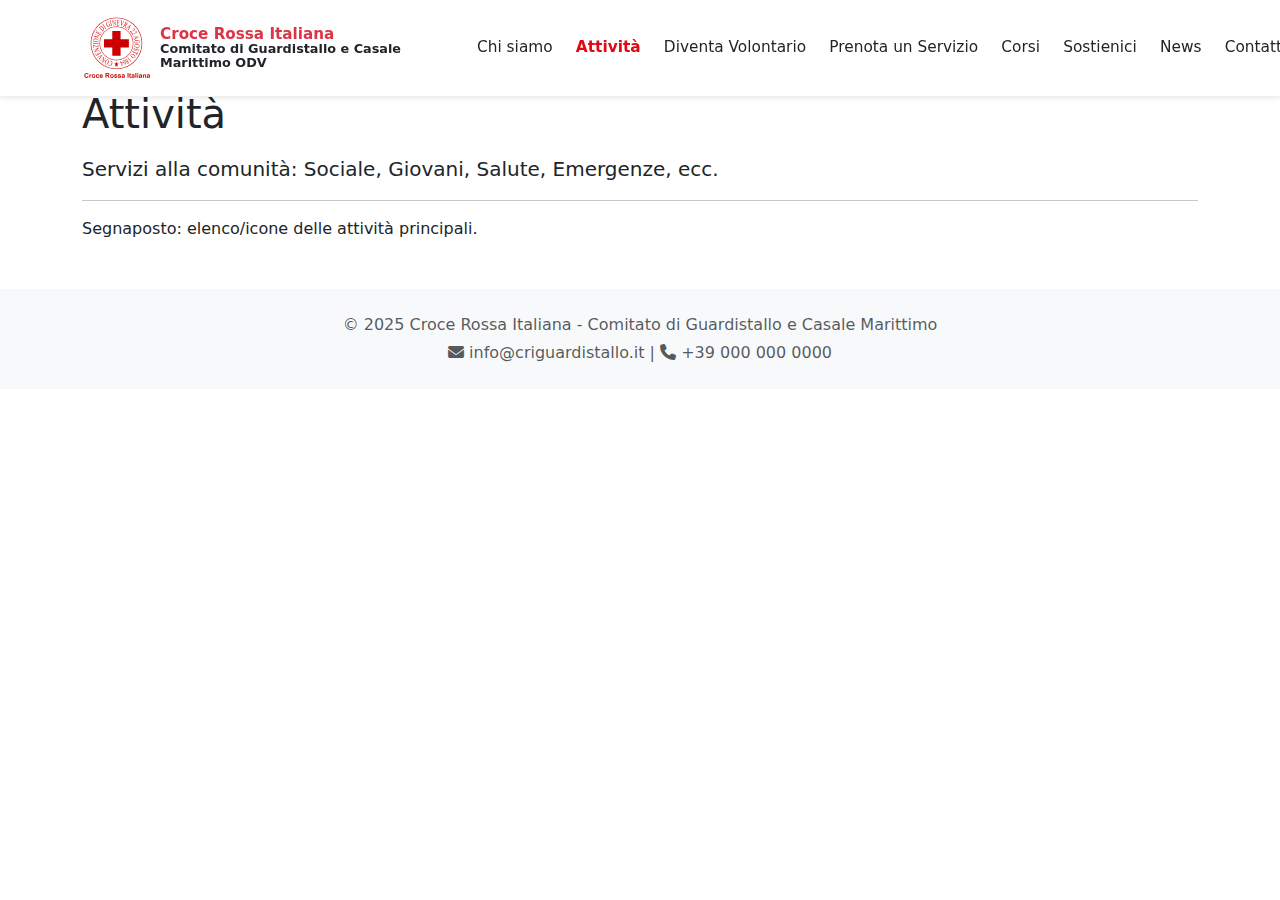
<file: attivita.html>
<!DOCTYPE html>
<html lang="it">

<head>
  <meta charset="UTF-8">
  <meta name="viewport" content="width=device-width, initial-scale=1.0">
  <title>Attività - CRI Guardistallo e Casale Marittimo</title>
  <!-- FAVICON & APP ICON -->
  <link rel="icon" type="image/png" sizes="32x32" href="img/favicon.png">
  <link rel="icon" type="image/png" sizes="192x192" href="img/favicon.png">
  <link rel="apple-touch-icon" href="img/favicon.png">
  <meta name="theme-color" content="#c1121f">
  <meta name="apple-mobile-web-app-capable" content="yes">
  <meta name="apple-mobile-web-app-status-bar-style" content="black-translucent">
  <link href="https://cdn.jsdelivr.net/npm/bootstrap@5.3.2/dist/css/bootstrap.min.css" rel="stylesheet">
  <link href="https://cdnjs.cloudflare.com/ajax/libs/font-awesome/6.5.0/css/all.min.css" rel="stylesheet">
  <link rel="stylesheet" href="css/style.css">
</head>

<body>
  <!-- NAVBAR identica ... -->
  <nav class="navbar navbar-expand-lg navbar-light bg-white shadow-sm fixed-top">
    <div class="container">
      <a class="navbar-brand d-flex align-items-center" href="index.html">
        <img src="img/logo-cri.svg" alt="Logo CRI" width="70" class="me-2">
        <span class="fw-bold text-danger">Croce Rossa Italiana<br><small class="text-dark">Comitato di Guardistallo e
            Casale Marittimo ODV</small></span>
      </a>
      <button class="navbar-toggler" type="button" data-bs-toggle="collapse" data-bs-target="#navbarNav"><span
          class="navbar-toggler-icon"></span></button>
      <div class="collapse navbar-collapse" id="navbarNav">
        <ul class="navbar-nav ms-auto text-nowrap">
          <li class="nav-item"><a class="nav-link" href="chi-siamo.html">Chi siamo</a></li>
          <li class="nav-item"><a class="nav-link" href="attivita.html">Attività</a></li>
          <li class="nav-item"><a class="nav-link" href="diventa-volontario.html">Diventa Volontario</a></li>
          <li class="nav-item"><a class="nav-link" href="prenota-servizio.html">Prenota un Servizio</a></li>
          <li class="nav-item"><a class="nav-link" href="nostri-corsi.html">Corsi</a></li>
          <li class="nav-item"><a class="nav-link" href="sostienici.html">Sostienici</a></li>
          <li class="nav-item"><a class="nav-link" href="news.html">News</a></li>
          <li class="nav-item"><a class="nav-link" href="contatti.html">Contatti</a></li>
        </ul>
      </div>
    </div>
  </nav>

  <main class="container" style="margin-top:90px;">
    <h1 class="mb-3">Attività</h1>
    <p class="lead">Servizi alla comunità: Sociale, Giovani, Salute, Emergenze, ecc.</p>
    <hr>
    <p>Segnaposto: elenco/icone delle attività principali.</p>
  </main>

  <footer class="bg-light text-center text-muted py-4 mt-5">
    <div class="container">
      <p class="mb-1">&copy; 2025 Croce Rossa Italiana - Comitato di Guardistallo e Casale Marittimo</p>
      <p class="mb-0"><i class="fas fa-envelope"></i> info@criguardistallo.it | <i class="fas fa-phone"></i> +39 000 000
        0000</p>
    </div>
  </footer>
  <script src="https://cdn.jsdelivr.net/npm/bootstrap@5.3.2/dist/js/bootstrap.bundle.min.js"></script>
  <script src="js/main.js"></script>
</body>

</html>
</file>
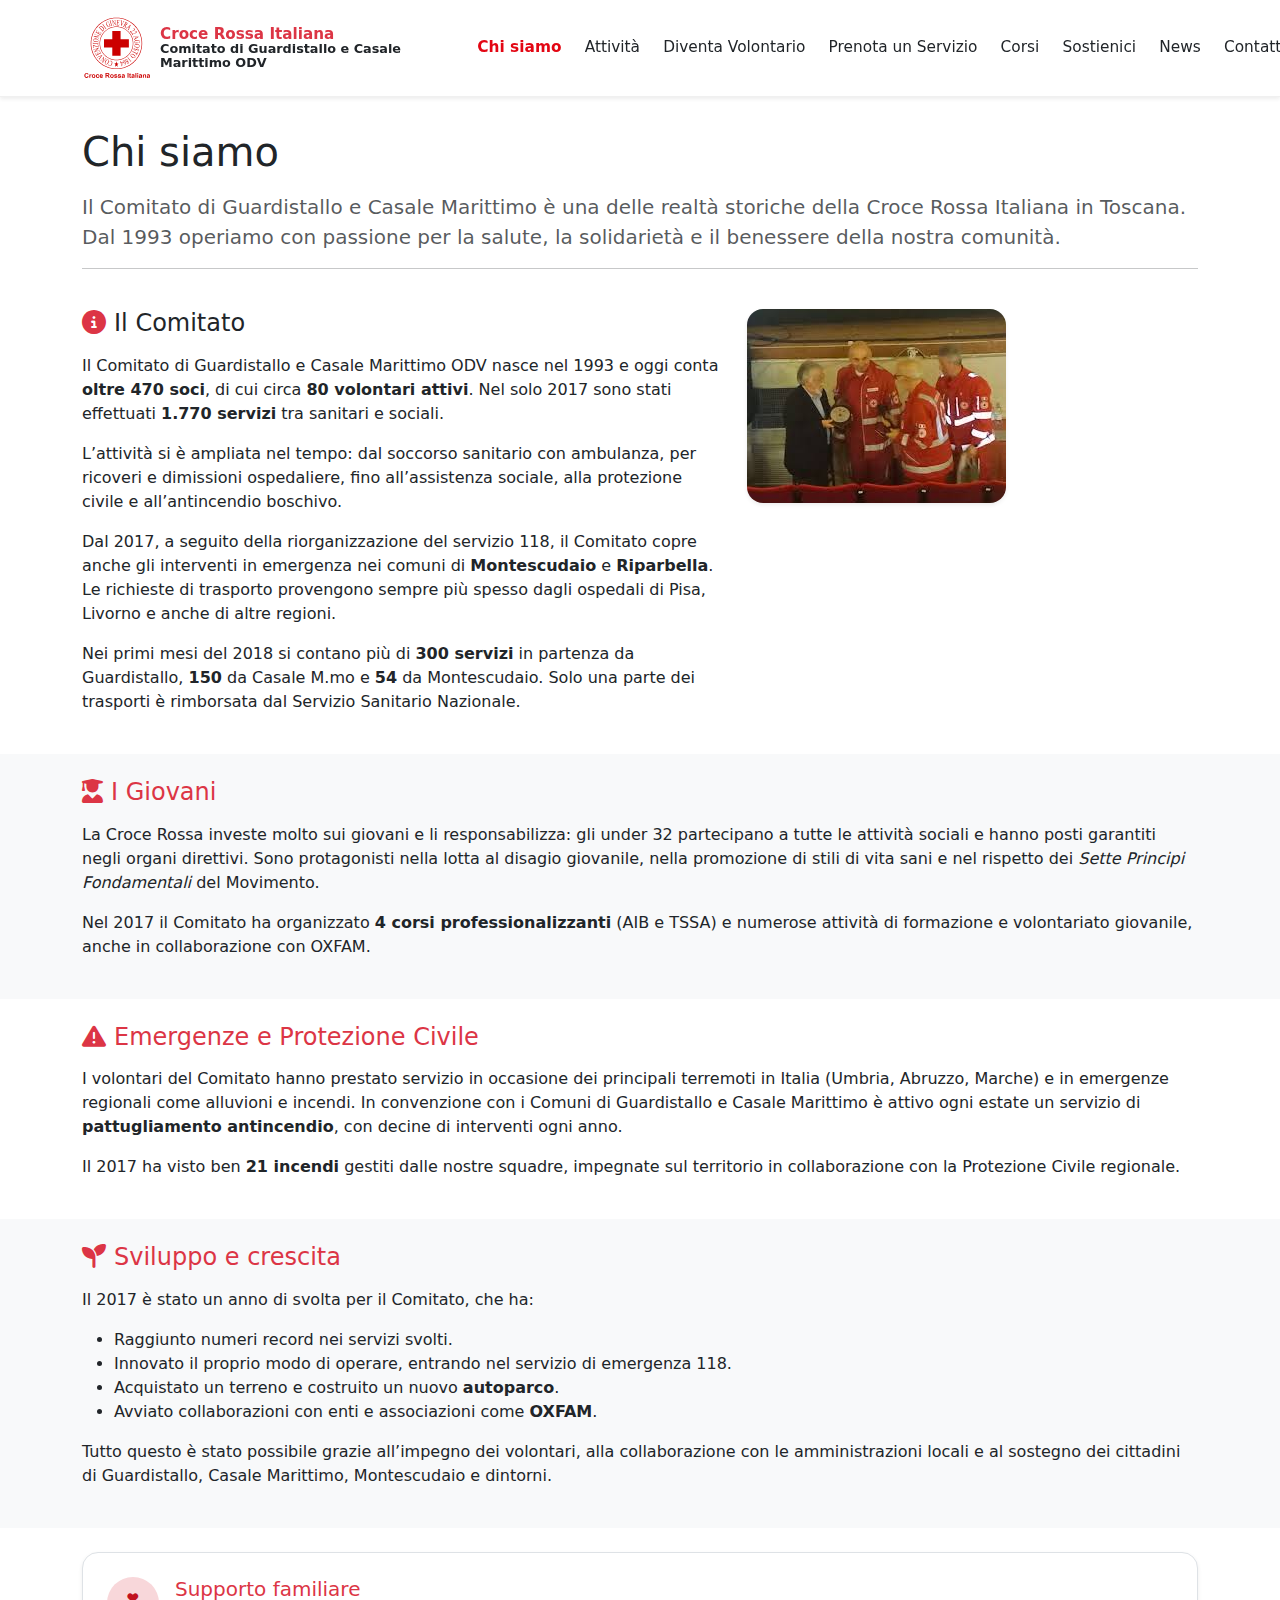
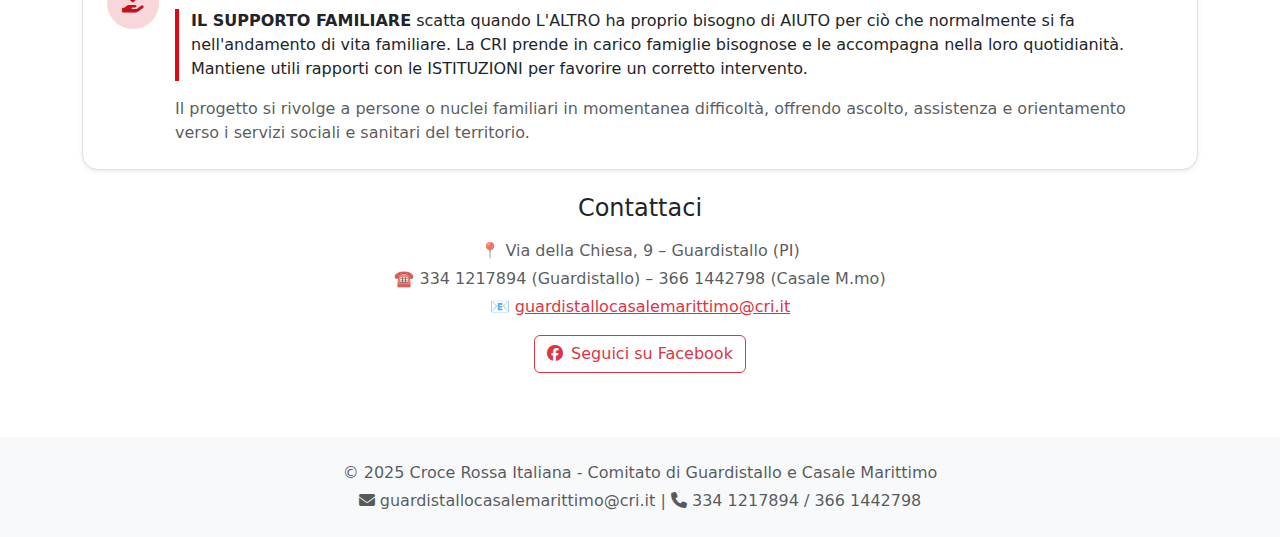
<file: chi-siamo.html>
<!DOCTYPE html>
<html lang="it">
<head>
  <meta charset="UTF-8">
  <meta name="viewport" content="width=device-width, initial-scale=1.0">
  <title>Chi siamo - CRI Guardistallo e Casale Marittimo</title>
  <link rel="icon" type="image/png" sizes="32x32" href="img/favicon.png">
  <link rel="stylesheet" href="https://cdn.jsdelivr.net/npm/bootstrap@5.3.2/dist/css/bootstrap.min.css">
  <link rel="stylesheet" href="https://cdnjs.cloudflare.com/ajax/libs/font-awesome/6.5.0/css/all.min.css">
  <link rel="stylesheet" href="css/style.css">
</head>
<body>

  <!-- NAVBAR -->
  <nav class="navbar navbar-expand-lg navbar-light bg-white shadow-sm fixed-top">
    <div class="container">
      <a class="navbar-brand d-flex align-items-center" href="index.html">
        <img src="img/logo-cri.svg" alt="Logo CRI" width="70" class="me-2">
        <span class="fw-bold text-danger">Croce Rossa Italiana<br>
          <small class="text-dark">Comitato di Guardistallo e Casale Marittimo ODV</small>
        </span>
      </a>
      <button class="navbar-toggler" type="button" data-bs-toggle="collapse" data-bs-target="#navbarNav">
        <span class="navbar-toggler-icon"></span>
      </button>
      <div class="collapse navbar-collapse" id="navbarNav">
        <ul class="navbar-nav ms-auto text-nowrap">
          <li class="nav-item"><a class="nav-link active" href="chi-siamo.html">Chi siamo</a></li>
          <li class="nav-item"><a class="nav-link" href="attivita.html">Attività</a></li>
          <li class="nav-item"><a class="nav-link" href="diventa-volontario.html">Diventa Volontario</a></li>
          <li class="nav-item"><a class="nav-link" href="prenota-servizio.html">Prenota un Servizio</a></li>
          <li class="nav-item"><a class="nav-link" href="nostri-corsi.html">Corsi</a></li>
          <li class="nav-item"><a class="nav-link" href="sostienici.html">Sostienici</a></li>
          <li class="nav-item"><a class="nav-link" href="news.html">News</a></li>
          <li class="nav-item"><a class="nav-link" href="contatti.html">Contatti</a></li>
        </ul>
      </div>
    </div>
  </nav>

  <!-- HEADER -->
  <section class="pt-5" style="margin-top:80px;">
    <div class="container">
      <h1 class="mb-3">Chi siamo</h1>
      <p class="lead text-muted">
        Il Comitato di Guardistallo e Casale Marittimo è una delle realtà storiche della Croce Rossa Italiana in Toscana.
        Dal 1993 operiamo con passione per la salute, la solidarietà e il benessere della nostra comunità.
      </p>
      <hr>
    </div>
  </section>

  <!-- IL COMITATO -->
  <section class="py-4">
    <div class="container">
      <div class="row g-4 align-items-start">
        <div class="col-lg-7">
          <h2 class="h4 mb-3"><i class="fa-solid fa-circle-info text-danger me-2"></i>Il Comitato</h2>
          <p>
            Il Comitato di Guardistallo e Casale Marittimo ODV nasce nel 1993 e oggi conta <strong>oltre 470 soci</strong>, di cui
            circa <strong>80 volontari attivi</strong>. Nel solo 2017 sono stati effettuati <strong>1.770 servizi</strong> tra sanitari e sociali.
          </p>
          <p>
            L’attività si è ampliata nel tempo: dal soccorso sanitario con ambulanza, per ricoveri e dimissioni ospedaliere,
            fino all’assistenza sociale, alla protezione civile e all’antincendio boschivo.
          </p>
          <p>
            Dal 2017, a seguito della riorganizzazione del servizio 118, il Comitato copre anche gli interventi in emergenza
            nei comuni di <strong>Montescudaio</strong> e <strong>Riparbella</strong>.
            Le richieste di trasporto provengono sempre più spesso dagli ospedali di Pisa, Livorno e anche di altre regioni.
          </p>
          <p>
            Nei primi mesi del 2018 si contano più di <strong>300 servizi</strong> in partenza da Guardistallo,
            <strong>150</strong> da Casale M.mo e <strong>54</strong> da Montescudaio.
            Solo una parte dei trasporti è rimborsata dal Servizio Sanitario Nazionale.
          </p>
        </div>
        <div class="col-lg-5">
          <img src="img/comitato-guardistallo.jpg" alt="Sede CRI Guardistallo" class="img-fluid rounded-4 shadow-sm">
        </div>
      </div>
    </div>
  </section>

  <!-- SEZIONE GIOVANI -->
  <section class="py-4 bg-light">
    <div class="container">
      <h2 class="h4 mb-3 text-danger"><i class="fa-solid fa-user-graduate me-2"></i>I Giovani</h2>
      <p>
        La Croce Rossa investe molto sui giovani e li responsabilizza: gli under 32 partecipano a tutte le attività
        sociali e hanno posti garantiti negli organi direttivi.
        Sono protagonisti nella lotta al disagio giovanile, nella promozione di stili di vita sani e nel rispetto dei
        <em>Sette Principi Fondamentali</em> del Movimento.
      </p>
      <p>
        Nel 2017 il Comitato ha organizzato <strong>4 corsi professionalizzanti</strong> (AIB e TSSA) e numerose attività di
        formazione e volontariato giovanile, anche in collaborazione con OXFAM.
      </p>
    </div>
  </section>

  <!-- EMERGENZE -->
  <section class="py-4">
    <div class="container">
      <h2 class="h4 mb-3 text-danger"><i class="fa-solid fa-triangle-exclamation me-2"></i>Emergenze e Protezione Civile</h2>
      <p>
        I volontari del Comitato hanno prestato servizio in occasione dei principali terremoti in Italia
        (Umbria, Abruzzo, Marche) e in emergenze regionali come alluvioni e incendi.
        In convenzione con i Comuni di Guardistallo e Casale Marittimo è attivo ogni estate
        un servizio di <strong>pattugliamento antincendio</strong>, con decine di interventi ogni anno.
      </p>
      <p>
        Il 2017 ha visto ben <strong>21 incendi</strong> gestiti dalle nostre squadre, impegnate sul territorio in collaborazione
        con la Protezione Civile regionale.
      </p>
    </div>
  </section>

  <!-- SVILUPPO -->
  <section class="py-4 bg-light">
    <div class="container">
      <h2 class="h4 mb-3 text-danger"><i class="fa-solid fa-seedling me-2"></i>Sviluppo e crescita</h2>
      <p>
        Il 2017 è stato un anno di svolta per il Comitato, che ha:
      </p>
      <ul>
        <li>Raggiunto numeri record nei servizi svolti.</li>
        <li>Innovato il proprio modo di operare, entrando nel servizio di emergenza 118.</li>
        <li>Acquistato un terreno e costruito un nuovo <strong>autoparco</strong>.</li>
        <li>Avviato collaborazioni con enti e associazioni come <strong>OXFAM</strong>.</li>
      </ul>
      <p>
        Tutto questo è stato possibile grazie all’impegno dei volontari, alla collaborazione con le amministrazioni locali
        e al sostegno dei cittadini di Guardistallo, Casale Marittimo, Montescudaio e dintorni.
      </p>
    </div>
  </section>

  <!-- SUPPORTO FAMILIARE -->
  <section class="py-4">
    <div class="container">
      <div class="p-4 bg-white rounded-4 shadow-sm border">
        <div class="d-flex align-items-start gap-3">
          <div class="feature-icon flex-shrink-0" style="background:#f8d7da;">
            <i class="fa-solid fa-hand-holding-heart"></i>
          </div>
          <div>
            <h2 class="h5 mb-2 text-danger">Supporto familiare</h2>
            <blockquote class="mb-3" style="border-left:4px solid #e30613;padding-left:12px;">
              <strong>IL SUPPORTO FAMILIARE</strong> scatta quando L'ALTRO ha proprio bisogno di AIUTO per ciò che normalmente si fa nell'andamento di vita familiare.
              La CRI prende in carico famiglie bisognose e le accompagna nella loro quotidianità.
              Mantiene utili rapporti con le ISTITUZIONI per favorire un corretto intervento.
            </blockquote>
            <p class="text-muted mb-0">Il progetto si rivolge a persone o nuclei familiari in momentanea difficoltà, offrendo ascolto,
              assistenza e orientamento verso i servizi sociali e sanitari del territorio.</p>
          </div>
        </div>
      </div>
    </div>
  </section>

  <!-- CONTATTI -->
  <section class="pb-5">
    <div class="container text-center">
      <h2 class="h4 mb-3">Contattaci</h2>
      <p class="text-muted mb-1">📍 Via della Chiesa, 9 – Guardistallo (PI)</p>
      <p class="text-muted mb-1">☎️ 334 1217894 (Guardistallo) – 366 1442798 (Casale M.mo)</p>
      <p class="text-muted mb-3">📧 <a href="mailto:guardistallocasalemarittimo@cri.it" class="link-danger">guardistallocasalemarittimo@cri.it</a></p>
      <a href="https://www.facebook.com/criguardistallocasalemarittimo" target="_blank" class="btn btn-outline-danger">
        <i class="fa-brands fa-facebook me-2"></i>Seguici su Facebook
      </a>
    </div>
  </section>

  <!-- FOOTER -->
  <footer class="bg-light text-center text-muted py-4 mt-3">
    <div class="container">
      <p class="mb-1">&copy; 2025 Croce Rossa Italiana - Comitato di Guardistallo e Casale Marittimo</p>
      <p class="mb-0"><i class="fas fa-envelope"></i> guardistallocasalemarittimo@cri.it |
        <i class="fas fa-phone"></i> 334 1217894 / 366 1442798
      </p>
    </div>
  </footer>

  <script src="https://cdn.jsdelivr.net/npm/bootstrap@5.3.2/dist/js/bootstrap.bundle.min.js"></script>
</body>
</html>
</file>
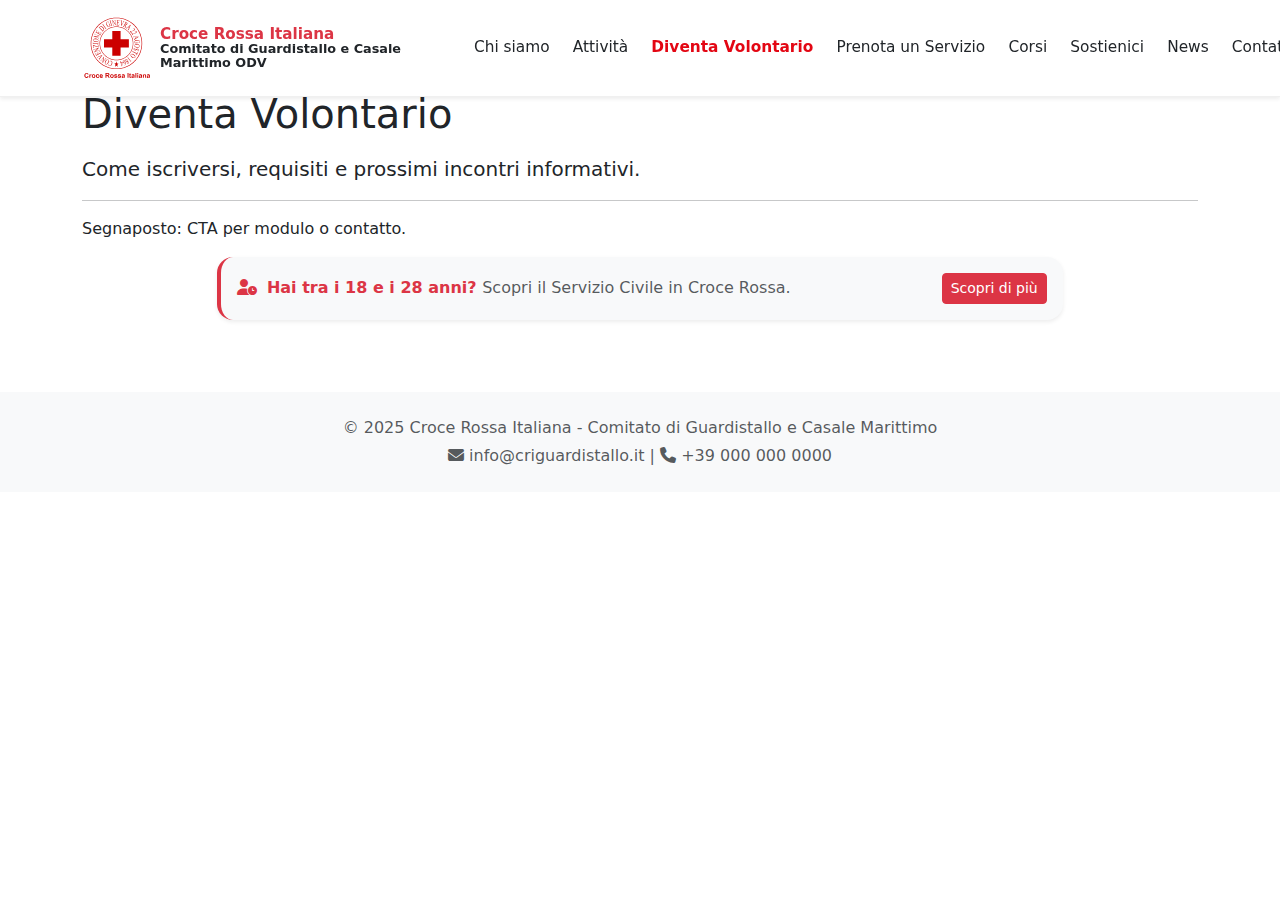
<file: diventa-volontario.html>
<!DOCTYPE html>
<html lang="it">

<head>
  <meta charset="UTF-8">
  <meta name="viewport" content="width=device-width, initial-scale=1.0">
  <title>Diventa Volontario - CRI Guardistallo e Casale Marittimo</title>
  <!-- FAVICON & APP ICON -->
  <link rel="icon" type="image/png" sizes="32x32" href="img/favicon.png">
  <link rel="icon" type="image/png" sizes="192x192" href="img/favicon.png">
  <link rel="apple-touch-icon" href="img/favicon.png">
  <meta name="theme-color" content="#c1121f">
  <meta name="apple-mobile-web-app-capable" content="yes">
  <meta name="apple-mobile-web-app-status-bar-style" content="black-translucent">
  <link href="https://cdn.jsdelivr.net/npm/bootstrap@5.3.2/dist/css/bootstrap.min.css" rel="stylesheet">
  <link href="https://cdnjs.cloudflare.com/ajax/libs/font-awesome/6.5.0/css/all.min.css" rel="stylesheet">
  <link rel="stylesheet" href="css/style.css">
</head>

<body>
  <!-- NAVBAR ... -->
  <nav class="navbar navbar-expand-lg navbar-light bg-white shadow-sm fixed-top">
    <div class="container">
      <a class="navbar-brand d-flex align-items-center" href="index.html">
        <img src="img/logo-cri.svg" alt="Logo CRI" width="70" class="me-2">
        <span class="fw-bold text-danger">Croce Rossa Italiana<br><small class="text-dark">Comitato di Guardistallo e
            Casale Marittimo ODV</small></span>
      </a>
      <button class="navbar-toggler" type="button" data-bs-toggle="collapse" data-bs-target="#navbarNav"><span
          class="navbar-toggler-icon"></span></button>
      <div class="collapse navbar-collapse" id="navbarNav">
        <ul class="navbar-nav ms-auto text-nowrap">
          <li class="nav-item"><a class="nav-link" href="chi-siamo.html">Chi siamo</a></li>
          <li class="nav-item"><a class="nav-link" href="attivita.html">Attività</a></li>
          <li class="nav-item"><a class="nav-link" href="diventa-volontario.html">Diventa Volontario</a></li>
          <li class="nav-item"><a class="nav-link" href="prenota-servizio.html">Prenota un Servizio</a></li>
          <li class="nav-item"><a class="nav-link" href="nostri-corsi.html">Corsi</a></li>
          <li class="nav-item"><a class="nav-link" href="sostienici.html">Sostienici</a></li>
          <li class="nav-item"><a class="nav-link" href="news.html">News</a></li>
          <li class="nav-item"><a class="nav-link" href="contatti.html">Contatti</a></li>
        </ul>
      </div>
    </div>
  </nav>

  <main class="container" style="margin-top:90px;">
    <h1 class="mb-3">Diventa Volontario</h1>
    <p class="lead">Come iscriversi, requisiti e prossimi incontri informativi.</p>
    <hr>
    <p>Segnaposto: CTA per modulo o contatto.</p>
  </main>
  <!-- Dentro <main class="container"> e dentro la stessa colonna dei testi -->
  <div class="row">
    <div class="col-lg-10 col-xl-8 mx-auto">
      <!-- Evidenza Servizio Civile (versione compatta, allineata) -->
      <div
        class="d-flex flex-column flex-md-row align-items-md-center bg-light rounded-4 shadow-sm mb-4 px-3 py-3 border-start border-4 border-danger"
        style="line-height:1.3;">
        <div class="flex-grow-1">
          <span class="text-danger fw-semibold">
            <i class="fa-solid fa-user-clock me-1"></i> Hai tra i 18 e i 28 anni?
          </span>
          <span class="text-muted d-block d-md-inline">Scopri il Servizio Civile in Croce Rossa.</span>
        </div>
        <a href="servizio-civile.html" class="btn btn-danger btn-sm mt-3 mt-md-0 ms-md-3">
          Scopri di più
        </a>
      </div>
    </div>
  </div>
  <footer class="bg-light text-center text-muted py-4 mt-5">
    <div class="container">
      <p class="mb-1">&copy; 2025 Croce Rossa Italiana - Comitato di Guardistallo e Casale Marittimo</p>
      <p class="mb-0"><i class="fas fa-envelope"></i> info@criguardistallo.it | <i class="fas fa-phone"></i> +39 000 000
        0000</p>
    </div>
  </footer>
  <script src="https://cdn.jsdelivr.net/npm/bootstrap@5.3.2/dist/js/bootstrap.bundle.min.js"></script>
  <script src="js/main.js"></script>
</body>

</html>
</file>
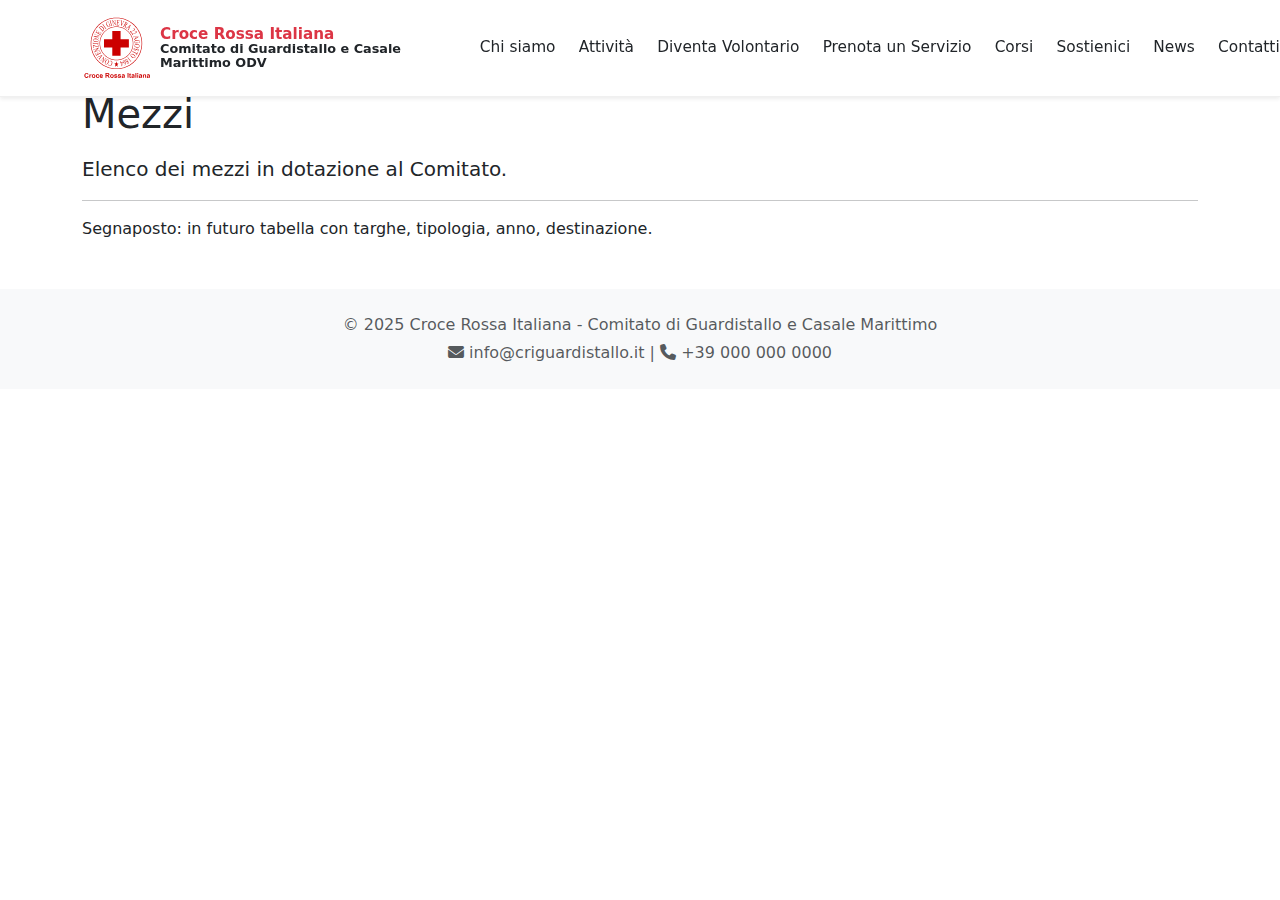
<file: mezzi.html>
<!DOCTYPE html>
<html lang="it">

<head>
  <meta charset="UTF-8">
  <meta name="viewport" content="width=device-width, initial-scale=1.0">
  <title>Mezzi - CRI Guardistallo e Casale Marittimo</title>
  <!-- FAVICON & APP ICON -->
  <link rel="icon" type="image/png" sizes="32x32" href="img/favicon.png">
  <link rel="icon" type="image/png" sizes="192x192" href="img/favicon.png">
  <link rel="apple-touch-icon" href="img/favicon.png">
  <meta name="theme-color" content="#c1121f">
  <meta name="apple-mobile-web-app-capable" content="yes">
  <meta name="apple-mobile-web-app-status-bar-style" content="black-translucent">
  <link href="https://cdn.jsdelivr.net/npm/bootstrap@5.3.2/dist/css/bootstrap.min.css" rel="stylesheet">
  <link href="https://cdnjs.cloudflare.com/ajax/libs/font-awesome/6.5.0/css/all.min.css" rel="stylesheet">
  <link rel="stylesheet" href="css/style.css">
</head>

<body>
  <!-- NAVBAR identica -->
  <nav class="navbar navbar-expand-lg navbar-light bg-white shadow-sm fixed-top">
    <div class="container">
      <a class="navbar-brand d-flex align-items-center" href="index.html">
        <img src="img/logo-cri.svg" alt="Logo CRI" width="70" class="me-2">
        <span class="fw-bold text-danger">Croce Rossa Italiana<br><small class="text-dark">Comitato di Guardistallo e
            Casale Marittimo ODV</small></span>
      </a>
      <button class="navbar-toggler" type="button" data-bs-toggle="collapse" data-bs-target="#navbarNav"><span
          class="navbar-toggler-icon"></span></button>
      <div class="collapse navbar-collapse" id="navbarNav">
        <ul class="navbar-nav ms-auto text-nowrap">
          <li class="nav-item"><a class="nav-link" href="chi-siamo.html">Chi siamo</a></li>
          <li class="nav-item"><a class="nav-link" href="attivita.html">Attività</a></li>
          <li class="nav-item"><a class="nav-link" href="diventa-volontario.html">Diventa Volontario</a></li>
          <li class="nav-item"><a class="nav-link" href="prenota-servizio.html">Prenota un Servizio</a></li>
          <li class="nav-item"><a class="nav-link" href="nostri-corsi.html">Corsi</a></li>
          <li class="nav-item"><a class="nav-link" href="sostienici.html">Sostienici</a></li>
          <li class="nav-item"><a class="nav-link" href="news.html">News</a></li>
          <li class="nav-item"><a class="nav-link" href="contatti.html">Contatti</a></li>
        </ul>
      </div>
    </div>
  </nav>

  <main class="container" style="margin-top:90px;">
    <h1 class="mb-3">Mezzi</h1>
    <p class="lead">Elenco dei mezzi in dotazione al Comitato.</p>
    <hr>
    <p>Segnaposto: in futuro tabella con targhe, tipologia, anno, destinazione.</p>
  </main>

  <footer class="bg-light text-center text-muted py-4 mt-5">
    <div class="container">
      <p class="mb-1">&copy; 2025 Croce Rossa Italiana - Comitato di Guardistallo e Casale Marittimo</p>
      <p class="mb-0"><i class="fas fa-envelope"></i> info@criguardistallo.it | <i class="fas fa-phone"></i> +39 000 000
        0000</p>
    </div>
  </footer>
  <script src="https://cdn.jsdelivr.net/npm/bootstrap@5.3.2/dist/js/bootstrap.bundle.min.js"></script>
  <script src="js/main.js"></script>
</body>

</html>
</file>
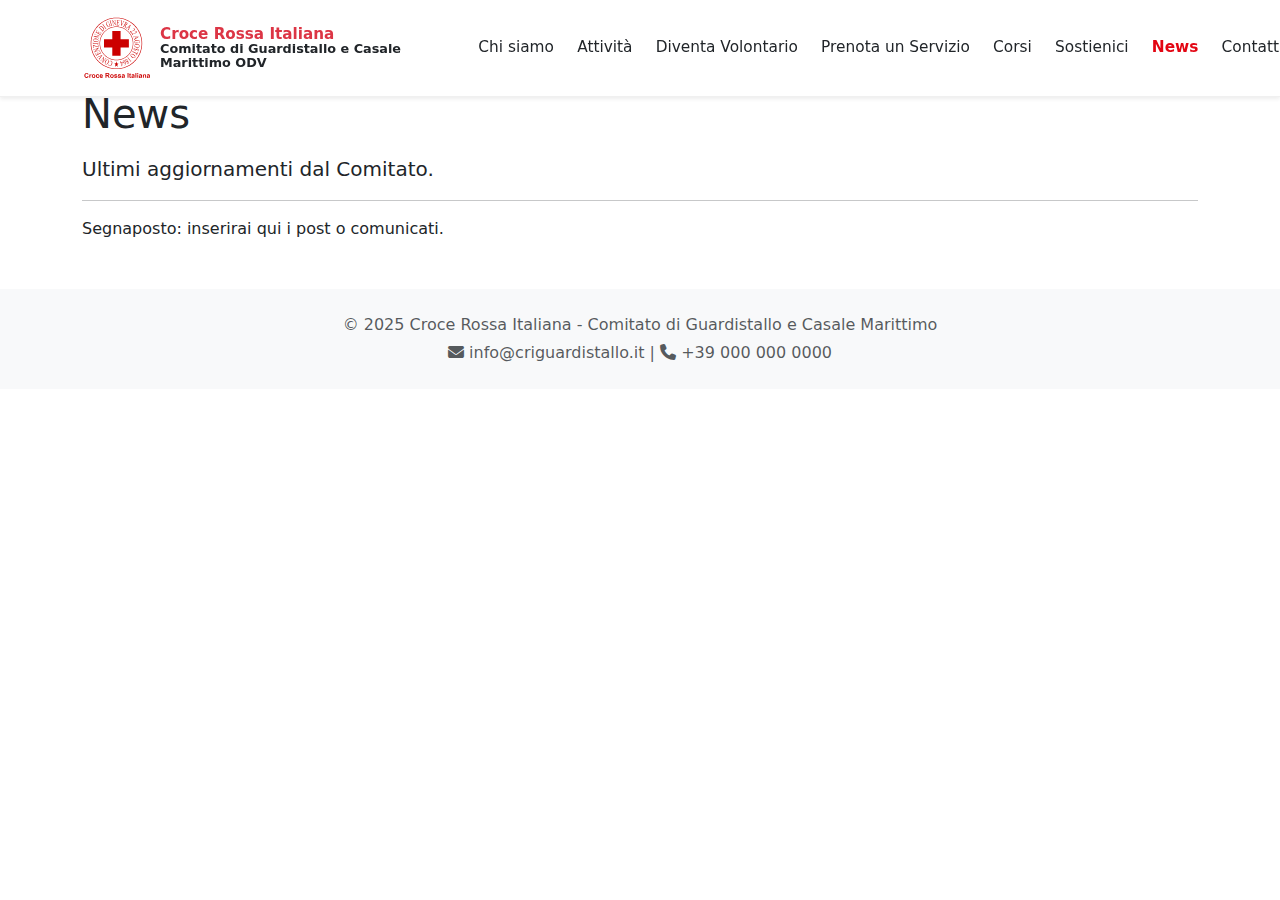
<file: news.html>
<!DOCTYPE html>
<html lang="it">

<head>
  <meta charset="UTF-8">
  <meta name="viewport" content="width=device-width, initial-scale=1.0">
  <title>News - CRI Guardistallo e Casale Marittimo</title>
  <!-- FAVICON & APP ICON -->
  <link rel="icon" type="image/png" sizes="32x32" href="img/favicon.png">
  <link rel="icon" type="image/png" sizes="192x192" href="img/favicon.png">
  <link rel="apple-touch-icon" href="img/favicon.png">
  <meta name="theme-color" content="#c1121f">
  <meta name="apple-mobile-web-app-capable" content="yes">
  <meta name="apple-mobile-web-app-status-bar-style" content="black-translucent">
  <link href="https://cdn.jsdelivr.net/npm/bootstrap@5.3.2/dist/css/bootstrap.min.css" rel="stylesheet">
  <link href="https://cdnjs.cloudflare.com/ajax/libs/font-awesome/6.5.0/css/all.min.css" rel="stylesheet">
  <link rel="stylesheet" href="css/style.css">
</head>

<body>
  <!-- NAVBAR ... -->
  <nav class="navbar navbar-expand-lg navbar-light bg-white shadow-sm fixed-top">
    <div class="container">
      <a class="navbar-brand d-flex align-items-center" href="index.html">
        <img src="img/logo-cri.svg" alt="Logo CRI" width="70" class="me-2">
        <span class="fw-bold text-danger">Croce Rossa Italiana<br><small class="text-dark">Comitato di Guardistallo e
            Casale Marittimo ODV</small></span>
      </a>
      <button class="navbar-toggler" type="button" data-bs-toggle="collapse" data-bs-target="#navbarNav"><span
          class="navbar-toggler-icon"></span></button>
      <div class="collapse navbar-collapse" id="navbarNav">
        <ul class="navbar-nav ms-auto text-nowrap">
          <li class="nav-item"><a class="nav-link" href="chi-siamo.html">Chi siamo</a></li>
          <li class="nav-item"><a class="nav-link" href="attivita.html">Attività</a></li>
          <li class="nav-item"><a class="nav-link" href="diventa-volontario.html">Diventa Volontario</a></li>
          <li class="nav-item"><a class="nav-link" href="prenota-servizio.html">Prenota un Servizio</a></li>
          <li class="nav-item"><a class="nav-link" href="nostri-corsi.html">Corsi</a></li>
          <li class="nav-item"><a class="nav-link" href="sostienici.html">Sostienici</a></li>
          <li class="nav-item"><a class="nav-link" href="news.html">News</a></li>
          <li class="nav-item"><a class="nav-link" href="contatti.html">Contatti</a></li>
        </ul>
      </div>
    </div>
  </nav>

  <main class="container" style="margin-top:90px;">
    <h1 class="mb-3">News</h1>
    <p class="lead">Ultimi aggiornamenti dal Comitato.</p>
    <hr>
    <p>Segnaposto: inserirai qui i post o comunicati.</p>
  </main>

  <footer class="bg-light text-center text-muted py-4 mt-5">
    <div class="container">
      <p class="mb-1">&copy; 2025 Croce Rossa Italiana - Comitato di Guardistallo e Casale Marittimo</p>
      <p class="mb-0"><i class="fas fa-envelope"></i> info@criguardistallo.it | <i class="fas fa-phone"></i> +39 000 000
        0000</p>
    </div>
  </footer>
  <script src="https://cdn.jsdelivr.net/npm/bootstrap@5.3.2/dist/js/bootstrap.bundle.min.js"></script>
  <script src="js/main.js"></script>
</body>

</html>
</file>
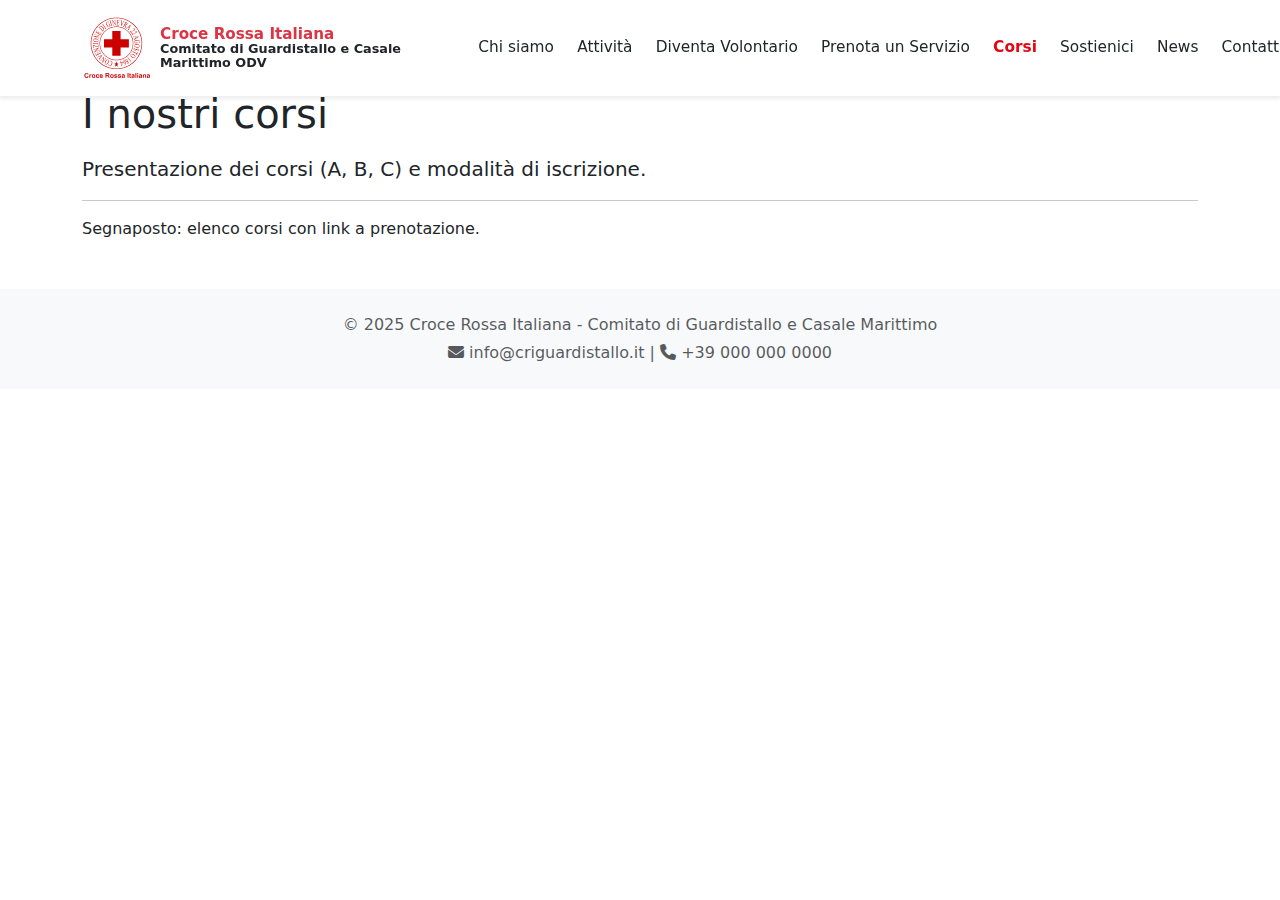
<file: nostri-corsi.html>
<!DOCTYPE html>
<html lang="it">

<head>
    <meta charset="UTF-8">
    <meta name="viewport" content="width=device-width, initial-scale=1.0">
    <title>I nostri corsi - CRI Guardistallo e Casale Marittimo</title>
    <!-- FAVICON & APP ICON -->
    <link rel="icon" type="image/png" sizes="32x32" href="img/favicon.png">
    <link rel="icon" type="image/png" sizes="192x192" href="img/favicon.png">
    <link rel="apple-touch-icon" href="img/favicon.png">
    <meta name="theme-color" content="#c1121f">
    <meta name="apple-mobile-web-app-capable" content="yes">
    <meta name="apple-mobile-web-app-status-bar-style" content="black-translucent">
    <link href="https://cdn.jsdelivr.net/npm/bootstrap@5.3.2/dist/css/bootstrap.min.css" rel="stylesheet">
    <link href="https://cdnjs.cloudflare.com/ajax/libs/font-awesome/6.5.0/css/all.min.css" rel="stylesheet">
    <link rel="stylesheet" href="css/style.css">
</head>

<body>
    <!-- NAVBAR ... -->
    <nav class="navbar navbar-expand-lg navbar-light bg-white shadow-sm fixed-top">
        <div class="container">
            <a class="navbar-brand d-flex align-items-center" href="index.html">
                <img src="img/logo-cri.svg" alt="Logo CRI" width="70" class="me-2">
                <span class="fw-bold text-danger">Croce Rossa Italiana<br><small class="text-dark">Comitato di
                        Guardistallo e Casale Marittimo ODV</small></span>
            </a>
            <button class="navbar-toggler" type="button" data-bs-toggle="collapse" data-bs-target="#navbarNav"><span
                    class="navbar-toggler-icon"></span></button>
            <div class="collapse navbar-collapse" id="navbarNav">
                <ul class="navbar-nav ms-auto text-nowrap">
                    <li class="nav-item"><a class="nav-link" href="chi-siamo.html">Chi siamo</a></li>
                    <li class="nav-item"><a class="nav-link" href="attivita.html">Attività</a></li>
                    <li class="nav-item"><a class="nav-link" href="diventa-volontario.html">Diventa Volontario</a></li>
                    <li class="nav-item"><a class="nav-link" href="prenota-servizio.html">Prenota un Servizio</a></li>
                    <li class="nav-item"><a class="nav-link" href="nostri-corsi.html">Corsi</a></li>
                    <li class="nav-item"><a class="nav-link" href="sostienici.html">Sostienici</a></li>
                    <li class="nav-item"><a class="nav-link" href="news.html">News</a></li>
                    <li class="nav-item"><a class="nav-link" href="contatti.html">Contatti</a></li>
                </ul>
            </div>
        </div>
    </nav>

    <main class="container" style="margin-top:90px;">
        <h1 class="mb-3">I nostri corsi</h1>
        <p class="lead">Presentazione dei corsi (A, B, C) e modalità di iscrizione.</p>
        <hr>
        <p>Segnaposto: elenco corsi con link a prenotazione.</p>
    </main>

    <footer class="bg-light text-center text-muted py-4 mt-5">
        <div class="container">
            <p class="mb-1">&copy; 2025 Croce Rossa Italiana - Comitato di Guardistallo e Casale Marittimo</p>
            <p class="mb-0"><i class="fas fa-envelope"></i> info@criguardistallo.it | <i class="fas fa-phone"></i> +39
                000 000 0000</p>
        </div>
    </footer>
    <script src="https://cdn.jsdelivr.net/npm/bootstrap@5.3.2/dist/js/bootstrap.bundle.min.js"></script>
    <script src="js/main.js"></script>
</body>

</html>
</file>
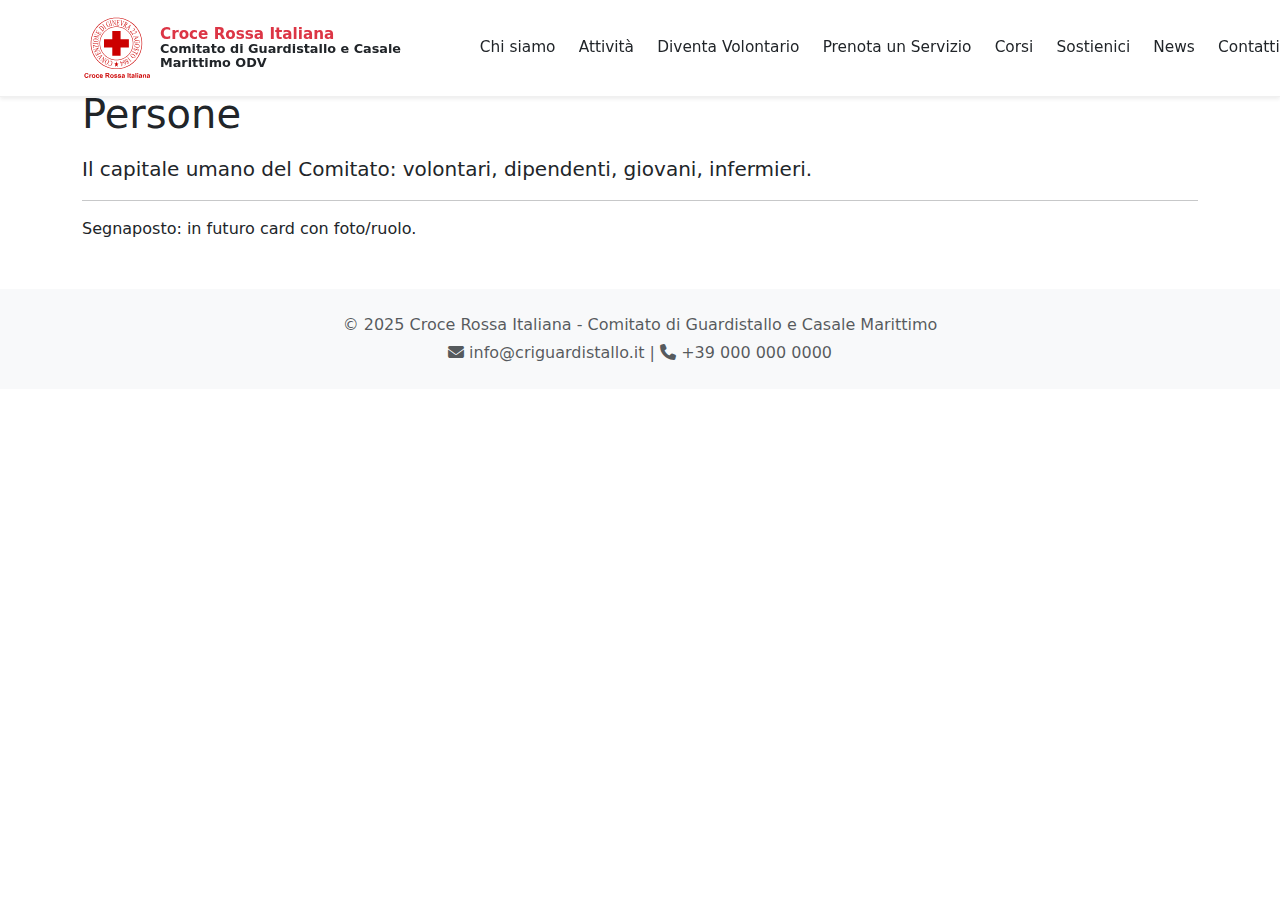
<file: persone.html>
<!DOCTYPE html>
<html lang="it">

<head>
  <meta charset="UTF-8">
  <meta name="viewport" content="width=device-width, initial-scale=1.0">
  <title>Persone - CRI Guardistallo e Casale Marittimo</title>
  <!-- FAVICON & APP ICON -->
  <link rel="icon" type="image/png" sizes="32x32" href="img/favicon.png">
  <link rel="icon" type="image/png" sizes="192x192" href="img/favicon.png">
  <link rel="apple-touch-icon" href="img/favicon.png">
  <meta name="theme-color" content="#c1121f">
  <meta name="apple-mobile-web-app-capable" content="yes">
  <meta name="apple-mobile-web-app-status-bar-style" content="black-translucent">
  <link href="https://cdn.jsdelivr.net/npm/bootstrap@5.3.2/dist/css/bootstrap.min.css" rel="stylesheet">
  <link href="https://cdnjs.cloudflare.com/ajax/libs/font-awesome/6.5.0/css/all.min.css" rel="stylesheet">
  <link rel="stylesheet" href="css/style.css">
</head>

<body>
  <!-- NAVBAR -->
  <nav class="navbar navbar-expand-lg navbar-light bg-white shadow-sm fixed-top">
    <div class="container">
      <a class="navbar-brand d-flex align-items-center" href="index.html">
        <img src="img/logo-cri.svg" alt="Logo CRI" width="70" class="me-2">
        <span class="fw-bold text-danger">Croce Rossa Italiana<br><small class="text-dark">Comitato di Guardistallo e
            Casale Marittimo ODV</small></span>
      </a>
      <button class="navbar-toggler" type="button" data-bs-toggle="collapse" data-bs-target="#navbarNav"><span
          class="navbar-toggler-icon"></span></button>
      <div class="collapse navbar-collapse" id="navbarNav">
        <ul class="navbar-nav ms-auto text-nowrap">
          <li class="nav-item"><a class="nav-link" href="chi-siamo.html">Chi siamo</a></li>
          <li class="nav-item"><a class="nav-link" href="attivita.html">Attività</a></li>
          <li class="nav-item"><a class="nav-link" href="diventa-volontario.html">Diventa Volontario</a></li>
          <li class="nav-item"><a class="nav-link" href="prenota-servizio.html">Prenota un Servizio</a></li>
          <li class="nav-item"><a class="nav-link" href="nostri-corsi.html">Corsi</a></li>
          <li class="nav-item"><a class="nav-link" href="sostienici.html">Sostienici</a></li>
          <li class="nav-item"><a class="nav-link" href="news.html">News</a></li>
          <li class="nav-item"><a class="nav-link" href="contatti.html">Contatti</a></li>
        </ul>
      </div>
    </div>
  </nav>

  <main class="container" style="margin-top:90px;">
    <h1 class="mb-3">Persone</h1>
    <p class="lead">Il capitale umano del Comitato: volontari, dipendenti, giovani, infermieri.</p>
    <hr>
    <p>Segnaposto: in futuro card con foto/ruolo.</p>
  </main>

  <footer class="bg-light text-center text-muted py-4 mt-5">
    <div class="container">
      <p class="mb-1">&copy; 2025 Croce Rossa Italiana - Comitato di Guardistallo e Casale Marittimo</p>
      <p class="mb-0"><i class="fas fa-envelope"></i> info@criguardistallo.it | <i class="fas fa-phone"></i> +39 000 000
        0000</p>
    </div>
  </footer>
  <script src="https://cdn.jsdelivr.net/npm/bootstrap@5.3.2/dist/js/bootstrap.bundle.min.js"></script>
  <script src="js/main.js"></script>
</body>

</html>
</file>
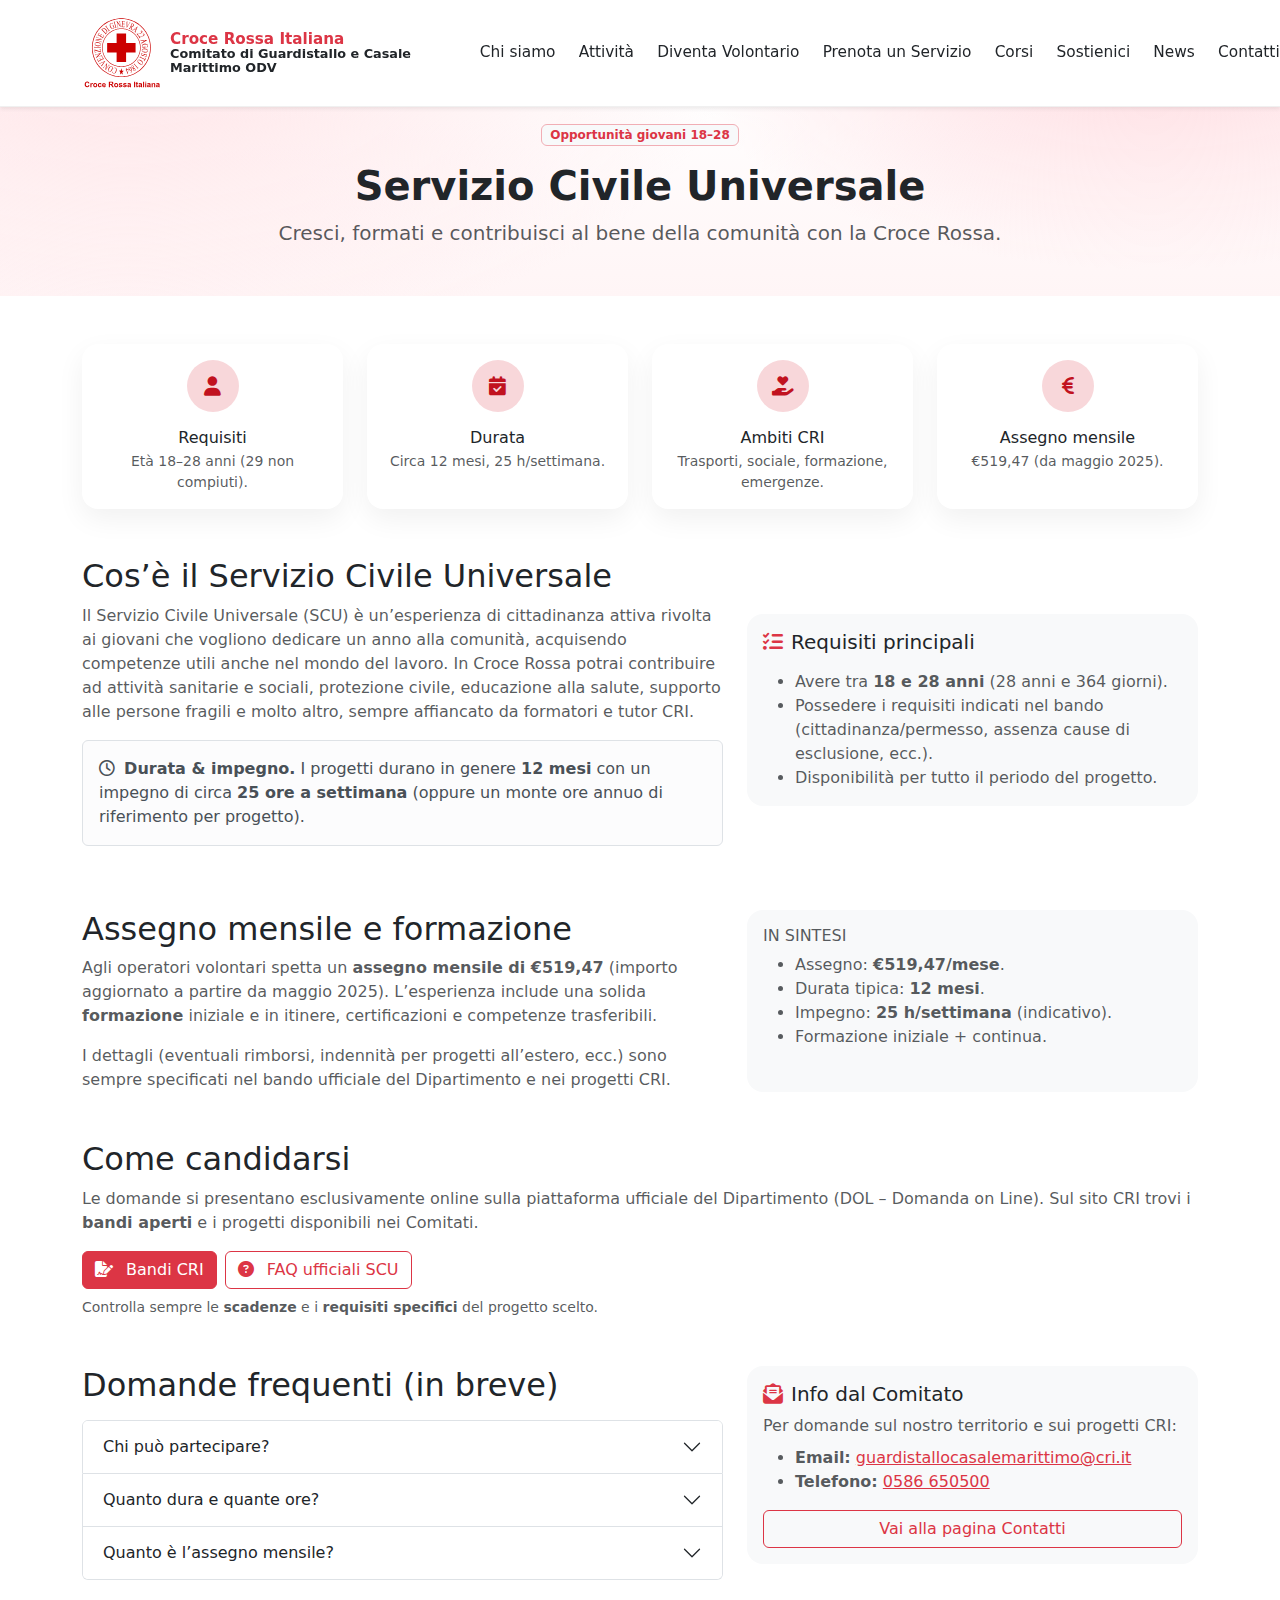
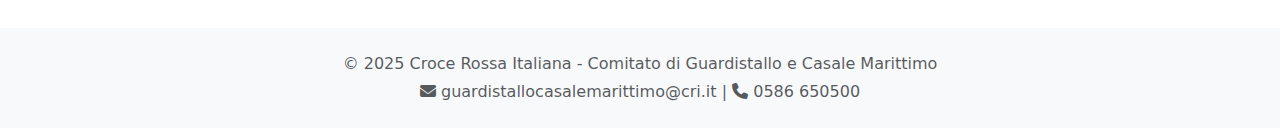
<file: servizio-civile.html>
<!DOCTYPE html>
<html lang="it">
<head>
  <meta charset="UTF-8" />
  <meta name="viewport" content="width=device-width, initial-scale=1.0"/>
  <title>Servizio Civile – CRI Guardistallo e Casale Marittimo</title>

  <!-- FAVICON & APP ICON -->
  <link rel="icon" type="image/png" sizes="32x32" href="img/favicon.png">
  <link rel="icon" type="image/png" sizes="192x192" href="img/favicon.png">
  <link rel="apple-touch-icon" href="img/favicon.png">
  <meta name="theme-color" content="#c1121f">

  <!-- Bootstrap + Font Awesome -->
  <link href="https://cdn.jsdelivr.net/npm/bootstrap@5.3.2/dist/css/bootstrap.min.css" rel="stylesheet">
  <link href="https://cdnjs.cloudflare.com/ajax/libs/font-awesome/6.5.0/css/all.min.css" rel="stylesheet">

  <!-- Stili del sito -->
  <link rel="stylesheet" href="css/style.css">
</head>
<body>

  <!-- NAVBAR (identica alle altre pagine) -->
  <nav class="navbar navbar-expand-lg navbar-light bg-white shadow-sm fixed-top">
    <div class="container">
      <a class="navbar-brand d-flex align-items-center" href="index.html">
        <img src="img/logo-cri.svg" alt="Logo CRI" width="80" class="me-2">
        <span class="fw-bold text-danger">Croce Rossa Italiana<br>
          <small class="text-dark">Comitato di Guardistallo e Casale Marittimo ODV</small>
        </span>
      </a>
      <button class="navbar-toggler" type="button" data-bs-toggle="collapse" data-bs-target="#navbarNav">
        <span class="navbar-toggler-icon"></span>
      </button>
      <div class="collapse navbar-collapse" id="navbarNav">
        <ul class="navbar-nav ms-auto text-nowrap">
          <li class="nav-item"><a class="nav-link" href="chi-siamo.html">Chi siamo</a></li>
          <li class="nav-item"><a class="nav-link" href="attivita.html">Attività</a></li>
          <li class="nav-item"><a class="nav-link" href="diventa-volontario.html">Diventa Volontario</a></li>
          <li class="nav-item"><a class="nav-link" href="prenota-servizio.html">Prenota un Servizio</a></li>
          <li class="nav-item"><a class="nav-link" href="nostri-corsi.html">Corsi</a></li>
          <li class="nav-item"><a class="nav-link" href="sostienici.html">Sostienici</a></li>
          <li class="nav-item"><a class="nav-link" href="news.html">News</a></li>
          <li class="nav-item"><a class="nav-link" href="contatti.html">Contatti</a></li>
        </ul>
      </div>
    </div>
  </nav>

  <!-- HERO / HEADER PAGINA -->
  <header class="py-5" style="margin-top:74px; background:
    radial-gradient(1000px 500px at 10% -10%, #ffe5e8 0%, transparent 60%),
    radial-gradient(800px 400px at 90% -20%, #ffd9de 0%, transparent 60%),
    linear-gradient(180deg,#ffffff 0%, #fff5f6 100%);">
    <div class="container text-center">
      <span class="badge bg-light text-danger border border-danger-subtle mb-3">Opportunità giovani 18–28</span>
      <h1 class="fw-bold mb-2">Servizio Civile Universale</h1>
      <p class="lead text-muted mb-0">Cresci, formati e contribuisci al bene della comunità con la Croce Rossa.</p>
    </div>
  </header>

  <main class="container my-5">
    <!-- Riepilogo in 4 punti -->
    <section class="mb-5">
      <div class="row g-4">
        <div class="col-6 col-lg-3">
          <div class="card feature-card h-100">
            <div class="card-body text-center">
              <div class="feature-icon mb-3"><i class="fa-solid fa-user"></i></div>
              <h3 class="h6 mb-1">Requisiti</h3>
              <p class="text-muted small mb-0">Età 18–28 anni (29 non compiuti).</p>
            </div>
          </div>
        </div>
        <div class="col-6 col-lg-3">
          <div class="card feature-card h-100">
            <div class="card-body text-center">
              <div class="feature-icon mb-3"><i class="fa-solid fa-calendar-check"></i></div>
              <h3 class="h6 mb-1">Durata</h3>
              <p class="text-muted small mb-0">Circa 12 mesi, 25 h/settimana.</p>
            </div>
          </div>
        </div>
        <div class="col-6 col-lg-3">
          <div class="card feature-card h-100">
            <div class="card-body text-center">
              <div class="feature-icon mb-3"><i class="fa-solid fa-hand-holding-heart"></i></div>
              <h3 class="h6 mb-1">Ambiti CRI</h3>
              <p class="text-muted small mb-0">Trasporti, sociale, formazione, emergenze.</p>
            </div>
          </div>
        </div>
        <div class="col-6 col-lg-3">
          <div class="card feature-card h-100">
            <div class="card-body text-center">
              <div class="feature-icon mb-3"><i class="fa-solid fa-euro-sign"></i></div>
              <h3 class="h6 mb-1">Assegno mensile</h3>
              <p class="text-muted small mb-0">€519,47 (da maggio 2025).</p>
            </div>
          </div>
        </div>
      </div>
    </section>

    <!-- Cos'è / Cosa farai -->
    <section class="mb-5">
      <div class="row g-4 align-items-center">
        <div class="col-lg-7">
          <h2 class="mb-2">Cos’è il Servizio Civile Universale</h2>
          <p class="text-muted">
            Il Servizio Civile Universale (SCU) è un’esperienza di cittadinanza attiva rivolta ai giovani
            che vogliono dedicare un anno alla comunità, acquisendo competenze utili anche nel mondo del lavoro.
            In Croce Rossa potrai contribuire ad attività sanitarie e sociali, protezione civile, educazione alla salute,
            supporto alle persone fragili e molto altro, sempre affiancato da formatori e tutor CRI.
          </p>
          <div class="alert alert-light border">
            <i class="fa-regular fa-clock me-1"></i>
            <strong>Durata & impegno.</strong> I progetti durano in genere <strong>12 mesi</strong> con un impegno di
            circa <strong>25 ore a settimana</strong> (oppure un monte ore annuo di riferimento per progetto).
          </div>
        </div>
        <div class="col-lg-5">
          <div class="p-3 bg-light rounded-4 h-100">
            <h3 class="h5 mb-3"><i class="fa-solid fa-list-check me-2 text-danger"></i>Requisiti principali</h3>
            <ul class="mb-0 text-muted">
              <li>Avere tra <strong>18 e 28 anni</strong> (28 anni e 364 giorni).</li>
              <li>Possedere i requisiti indicati nel bando (cittadinanza/permesso, assenza cause di esclusione, ecc.).</li>
              <li>Disponibilità per tutto il periodo del progetto.</li>
            </ul>
          </div>
        </div>
      </div>
    </section>

    <!-- Trattamento economico -->
    <section class="mb-5">
      <div class="row g-4">
        <div class="col-lg-7">
          <h2 class="mb-2">Assegno mensile e formazione</h2>
          <p class="text-muted">
            Agli operatori volontari spetta un <strong>assegno mensile di €519,47</strong> (importo aggiornato a partire da maggio 2025). 
            L’esperienza include una solida <strong>formazione</strong> iniziale e in itinere, certificazioni e
            competenze trasferibili.
          </p>
          <p class="text-muted mb-0">
            I dettagli (eventuali rimborsi, indennità per progetti all’estero, ecc.) sono sempre specificati nel bando
            ufficiale del Dipartimento e nei progetti CRI.
          </p>
        </div>
        <div class="col-lg-5">
          <div class="p-3 bg-light rounded-4 h-100">
            <h3 class="h6 text-uppercase text-muted mb-2">In sintesi</h3>
            <ul class="mb-0 text-muted">
              <li>Assegno: <strong>€519,47/mese</strong>.</li>
              <li>Durata tipica: <strong>12 mesi</strong>.</li>
              <li>Impegno: <strong>25 h/settimana</strong> (indicativo).</li>
              <li>Formazione iniziale + continua.</li>
            </ul>
          </div>
        </div>
      </div>
    </section>

    <!-- Come candidarsi -->
    <section class="mb-5">
      <h2 class="mb-2">Come candidarsi</h2>
      <p class="text-muted">
        Le domande si presentano esclusivamente online sulla piattaforma ufficiale del Dipartimento
        (DOL – Domanda on Line). Sul sito CRI trovi i <strong>bandi aperti</strong> e i progetti disponibili nei Comitati.
      </p>
      <div class="d-flex flex-wrap gap-2">
        <a class="btn btn-danger"
           href="https://cri.it/cosa-facciamo/volontariato/servizio-civile/bandi/" target="_blank" rel="noopener">
          <i class="fa-solid fa-file-signature me-2"></i> Bandi CRI
        </a>
        <a class="btn btn-outline-danger"
           href="https://www.politichegiovanili.gov.it/faq/volontari/" target="_blank" rel="noopener">
          <i class="fa-solid fa-circle-question me-2"></i> FAQ ufficiali SCU
        </a>
      </div>
      <p class="small text-muted mt-2 mb-0">
        Controlla sempre le <strong>scadenze</strong> e i <strong>requisiti specifici</strong> del progetto scelto.
      </p>
    </section>

    <!-- FAQ locali / contatto -->
    <section class="mb-4">
      <div class="row g-4">
        <div class="col-lg-7">
          <h2 class="mb-3">Domande frequenti (in breve)</h2>
          <div class="accordion" id="faqSCU">
            <div class="accordion-item">
              <h2 class="accordion-header" id="q1">
                <button class="accordion-button collapsed" type="button" data-bs-toggle="collapse" data-bs-target="#a1">
                  Chi può partecipare?
                </button>
              </h2>
              <div id="a1" class="accordion-collapse collapse" data-bs-parent="#faqSCU">
                <div class="accordion-body">
                  Giovani tra <strong>18 e 28 anni</strong> (28 anni e 364 giorni), con i requisiti indicati dal bando (cittadinanza/permesso, ecc.).
                </div>
              </div>
            </div>
            <div class="accordion-item">
              <h2 class="accordion-header" id="q2">
                <button class="accordion-button collapsed" type="button" data-bs-toggle="collapse" data-bs-target="#a2">
                  Quanto dura e quante ore?
                </button>
              </h2>
              <div id="a2" class="accordion-collapse collapse" data-bs-parent="#faqSCU">
                <div class="accordion-body">
                  In genere <strong>12 mesi</strong>, con impegno medio di <strong>25 ore/settimana</strong> o monte ore annuo previsto dal progetto.
                </div>
              </div>
            </div>
            <div class="accordion-item">
              <h2 class="accordion-header" id="q3">
                <button class="accordion-button collapsed" type="button" data-bs-toggle="collapse" data-bs-target="#a3">
                  Quanto è l’assegno mensile?
                </button>
              </h2>
              <div id="a3" class="accordion-collapse collapse" data-bs-parent="#faqSCU">
                <div class="accordion-body">
                  <strong>€519,47</strong> mensili (a decorrere da maggio 2025).
                </div>
              </div>
            </div>
          </div>
        </div>
        <!-- Box contatto comitato -->
        <div class="col-lg-5">
          <div class="p-3 bg-light rounded-4">
            <h3 class="h5 mb-2"><i class="fa-solid fa-envelope-open-text me-2 text-danger"></i>Info dal Comitato</h3>
            <p class="text-muted mb-2">Per domande sul nostro territorio e sui progetti CRI:</p>
            <ul class="mb-3 text-muted">
              <li><strong>Email:</strong> <a href="mailto:guardistallocasalemarittimo@cri.it" class="link-danger">guardistallocasalemarittimo@cri.it</a></li>
              <li><strong>Telefono:</strong> <a href="tel:+390586650500" class="link-danger">0586 650500</a></li>
            </ul>
            <a href="contatti.html" class="btn btn-outline-danger w-100">Vai alla pagina Contatti</a>
          </div>
        </div>
      </div>
    </section>
  </main>

  <!-- FOOTER -->
  <footer class="bg-light text-center text-muted py-4 mt-3">
    <div class="container">
      <p class="mb-1">&copy; 2025 Croce Rossa Italiana - Comitato di Guardistallo e Casale Marittimo</p>
      <p class="mb-0"><i class="fas fa-envelope"></i> guardistallocasalemarittimo@cri.it |
        <i class="fas fa-phone"></i> 0586 650500
      </p>
    </div>
  </footer>

  <!-- JS -->
  <script src="https://cdn.jsdelivr.net/npm/bootstrap@5.3.2/dist/js/bootstrap.bundle.min.js"></script>
  <script src="js/main.js"></script>
</body>
</html>
</file>
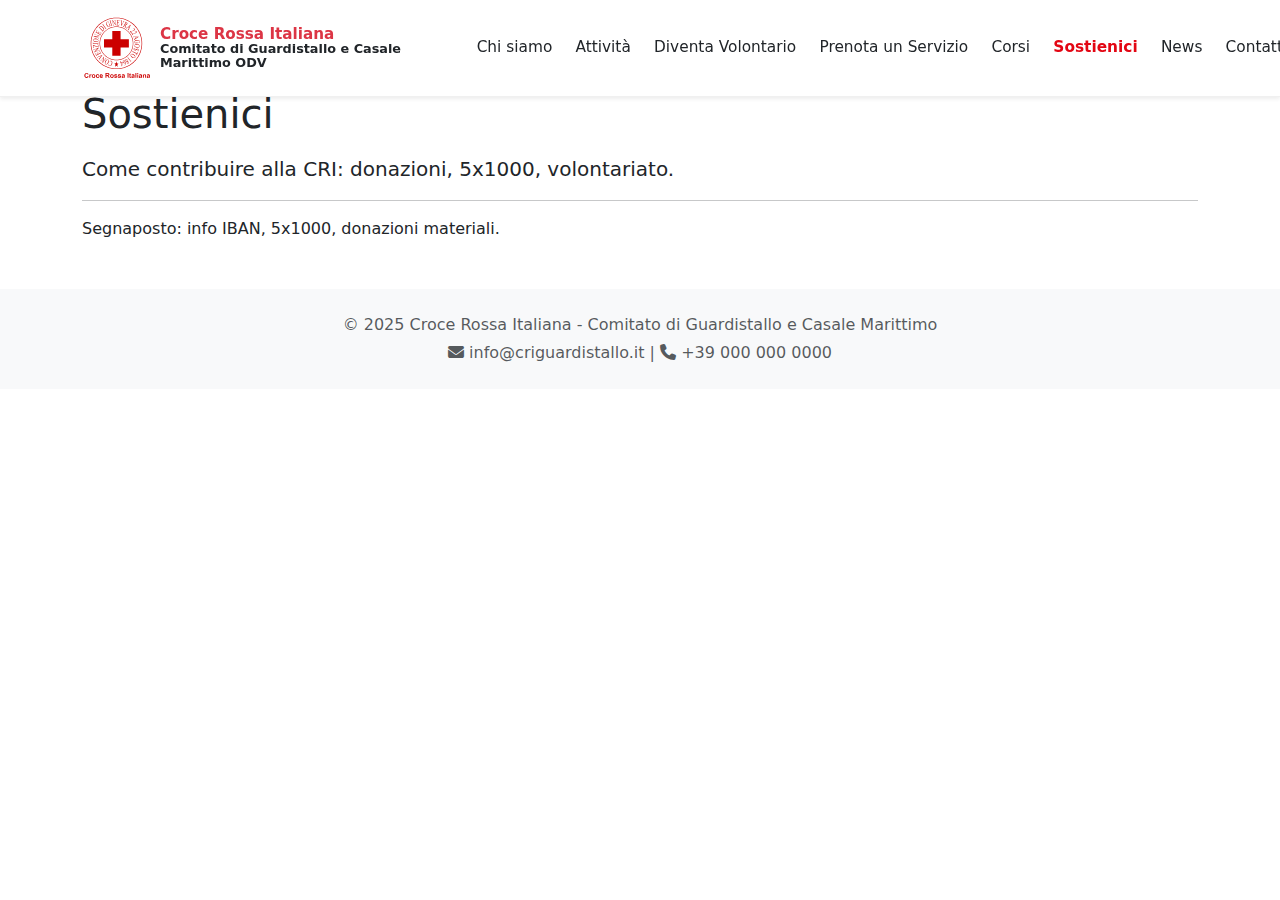
<file: sostienici.html>
<!DOCTYPE html>
<html lang="it">

<head>
  <meta charset="UTF-8">
  <meta name="viewport" content="width=device-width, initial-scale=1.0">
  <title>Sostienici - CRI Guardistallo e Casale Marittimo</title>
  <!-- FAVICON & APP ICON -->
  <link rel="icon" type="image/png" sizes="32x32" href="img/favicon.png">
  <link rel="icon" type="image/png" sizes="192x192" href="img/favicon.png">
  <link rel="apple-touch-icon" href="img/favicon.png">
  <meta name="theme-color" content="#c1121f">
  <meta name="apple-mobile-web-app-capable" content="yes">
  <meta name="apple-mobile-web-app-status-bar-style" content="black-translucent">
  <link href="https://cdn.jsdelivr.net/npm/bootstrap@5.3.2/dist/css/bootstrap.min.css" rel="stylesheet">
  <link href="https://cdnjs.cloudflare.com/ajax/libs/font-awesome/6.5.0/css/all.min.css" rel="stylesheet">
  <link rel="stylesheet" href="css/style.css">
</head>

<body>
  <!-- NAVBAR ... -->
  <nav class="navbar navbar-expand-lg navbar-light bg-white shadow-sm fixed-top">
    <div class="container">
      <a class="navbar-brand d-flex align-items-center" href="index.html">
        <img src="img/logo-cri.svg" alt="Logo CRI" width="70" class="me-2">
        <span class="fw-bold text-danger">Croce Rossa Italiana<br><small class="text-dark">Comitato di Guardistallo e
            Casale Marittimo ODV</small></span>
      </a>
      <button class="navbar-toggler" type="button" data-bs-toggle="collapse" data-bs-target="#navbarNav"><span
          class="navbar-toggler-icon"></span></button>
      <div class="collapse navbar-collapse" id="navbarNav">
        <ul class="navbar-nav ms-auto text-nowrap">
          <li class="nav-item"><a class="nav-link" href="chi-siamo.html">Chi siamo</a></li>
          <li class="nav-item"><a class="nav-link" href="attivita.html">Attività</a></li>
          <li class="nav-item"><a class="nav-link" href="diventa-volontario.html">Diventa Volontario</a></li>
          <li class="nav-item"><a class="nav-link" href="prenota-servizio.html">Prenota un Servizio</a></li>
          <li class="nav-item"><a class="nav-link" href="nostri-corsi.html">Corsi</a></li>
          <li class="nav-item"><a class="nav-link" href="sostienici.html">Sostienici</a></li>
          <li class="nav-item"><a class="nav-link" href="news.html">News</a></li>
          <li class="nav-item"><a class="nav-link" href="contatti.html">Contatti</a></li>
        </ul>
      </div>
    </div>
  </nav>

  <main class="container" style="margin-top:90px;">
    <h1 class="mb-3">Sostienici</h1>
    <p class="lead">Come contribuire alla CRI: donazioni, 5x1000, volontariato.</p>
    <hr>
    <p>Segnaposto: info IBAN, 5x1000, donazioni materiali.</p>
  </main>

  <footer class="bg-light text-center text-muted py-4 mt-5">
    <div class="container">
      <p class="mb-1">&copy; 2025 Croce Rossa Italiana - Comitato di Guardistallo e Casale Marittimo</p>
      <p class="mb-0"><i class="fas fa-envelope"></i> info@criguardistallo.it | <i class="fas fa-phone"></i> +39 000 000
        0000</p>
    </div>
  </footer>
  <script src="https://cdn.jsdelivr.net/npm/bootstrap@5.3.2/dist/js/bootstrap.bundle.min.js"></script>
  <script src="js/main.js"></script>
</body>

</html>
</file>
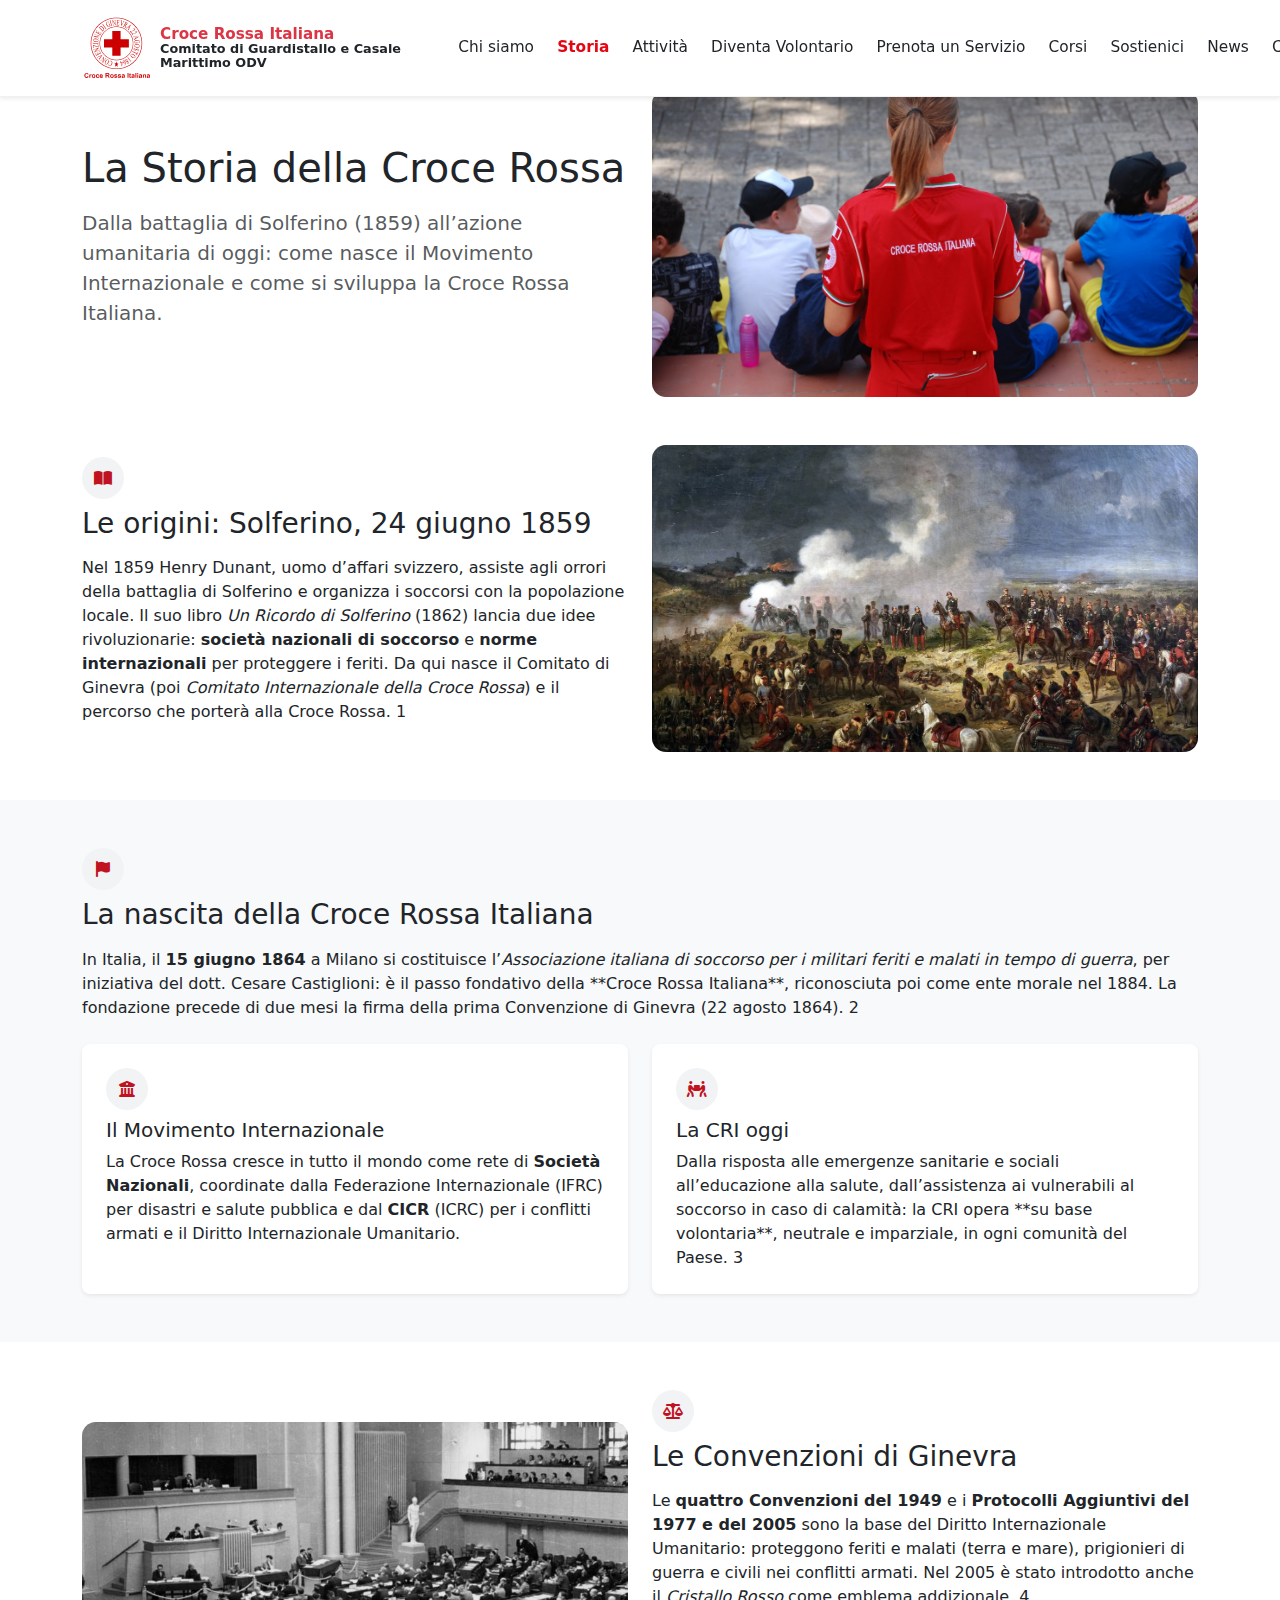
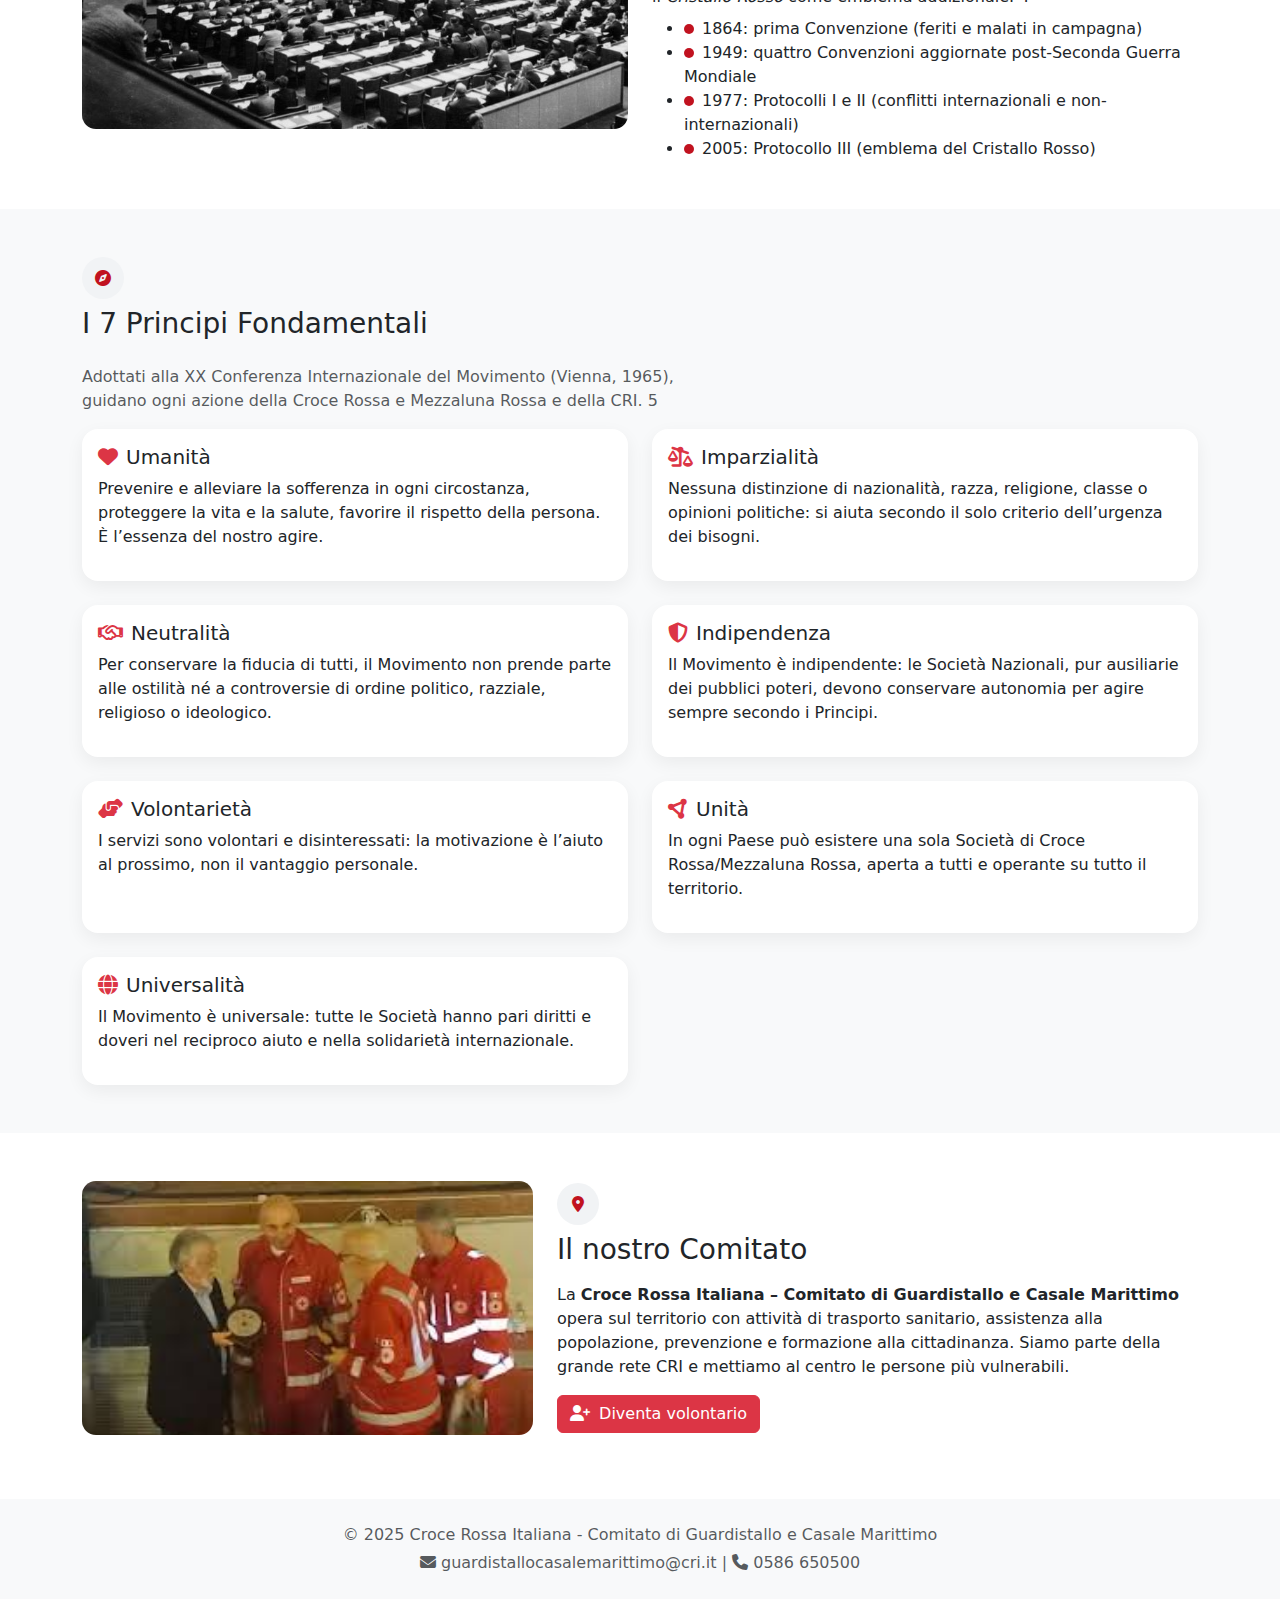
<file: storia.html>
<!DOCTYPE html>
<html lang="it">

<head>
  <meta charset="UTF-8" />
  <meta name="viewport" content="width=device-width, initial-scale=1.0" />
  <title>Storia – CRI Guardistallo e Casale Marittimo</title>
  <!-- FAVICON & APP ICON -->
  <link rel="icon" type="image/png" sizes="32x32" href="img/favicon.png">
  <link rel="icon" type="image/png" sizes="192x192" href="img/favicon.png">
  <link rel="apple-touch-icon" href="img/favicon.png">
  <meta name="theme-color" content="#c1121f">
  <meta name="apple-mobile-web-app-capable" content="yes">
  <meta name="apple-mobile-web-app-status-bar-style" content="black-translucent">

  <!-- Bootstrap + Font Awesome -->
  <link href="https://cdn.jsdelivr.net/npm/bootstrap@5.3.2/dist/css/bootstrap.min.css" rel="stylesheet">
  <link href="https://cdnjs.cloudflare.com/ajax/libs/font-awesome/6.5.0/css/all.min.css" rel="stylesheet">

  <!-- Stili sito -->
  <link rel="stylesheet" href="css/style.css">
  <style>
    .lead-max {
      max-width: 60ch;
    }

    .section-muted {
      background: #f8f9fa;
    }

    .img-hero {
      aspect-ratio: 16/9;
      object-fit: cover;
      width: 100%;
      border-radius: 14px;
    }

    .icon-pill {
      width: 42px;
      height: 42px;
      display: inline-flex;
      align-items: center;
      justify-content: center;
      border-radius: 50%;
      background: #f1f3f5;
      color: #c1121f;
    }

    .principle-card {
      border: 0;
      border-radius: 16px;
      box-shadow: 0 6px 18px rgba(0, 0, 0, .06);
    }

    .timeline-dot {
      width: 10px;
      height: 10px;
      border-radius: 50%;
      background: #c1121f;
      display: inline-block;
      margin-right: 8px;
    }
  </style>
</head>

<body>

  <!-- NAVBAR -->
  <nav class="navbar navbar-expand-lg navbar-light bg-white shadow-sm fixed-top">
    <div class="container">
      <a class="navbar-brand d-flex align-items-center" href="index.html">
        <img src="img/logo-cri.svg" alt="Logo CRI" width="70" class="me-2">
        <span class="fw-bold text-danger">Croce Rossa Italiana<br>
          <small class="text-dark">Comitato di Guardistallo e Casale Marittimo ODV</small>
        </span>
      </a>
      <button class="navbar-toggler" type="button" data-bs-toggle="collapse" data-bs-target="#navbarNav">
        <span class="navbar-toggler-icon"></span>
      </button>
      <div class="collapse navbar-collapse" id="navbarNav">
        <ul class="navbar-nav ms-auto text-nowrap">
          <li class="nav-item"><a class="nav-link" href="chi-siamo.html">Chi siamo</a></li>
          <li class="nav-item"><a class="nav-link active" href="storia.html">Storia</a></li>
          <li class="nav-item"><a class="nav-link" href="attivita.html">Attività</a></li>
          <li class="nav-item"><a class="nav-link" href="diventa-volontario.html">Diventa Volontario</a></li>
          <li class="nav-item"><a class="nav-link" href="prenota-servizio.html">Prenota un Servizio</a></li>
          <li class="nav-item"><a class="nav-link" href="nostri-corsi.html">Corsi</a></li>
          <li class="nav-item"><a class="nav-link" href="sostienici.html">Sostienici</a></li>
          <li class="nav-item"><a class="nav-link" href="news.html">News</a></li>
          <li class="nav-item"><a class="nav-link" href="contatti.html">Contatti</a></li>
        </ul>
      </div>
    </div>
  </nav>

  <!-- HERO -->
  <header class="container" style="margin-top:90px;">
    <div class="row align-items-center g-4">
      <div class="col-lg-6">
        <h1 class="mb-3">La Storia della Croce Rossa</h1>
        <p class="lead text-muted lead-max">
          Dalla battaglia di Solferino (1859) all’azione umanitaria di oggi: come nasce il
          Movimento Internazionale e come si sviluppa la Croce Rossa Italiana.
        </p>
      </div>
      <div class="col-lg-6">
        <img src="img/storia-hero.jpg" class="img-hero" alt="Volontari CRI in attività">
      </div>
    </div>
  </header>

  <!-- SEZIONE: Le origini -->
  <section class="container py-5">
    <div class="row g-4 align-items-center">
      <div class="col-lg-6 order-lg-2">
        <img src="img/solferino-1859.jpg" class="img-hero" alt="Campo di Solferino, 1859">
      </div>
      <div class="col-lg-6">
        <div class="mb-2"><span class="icon-pill"><i class="fa-solid fa-book-open"></i></span></div>
        <h2 class="h3 mb-3">Le origini: Solferino, 24 giugno 1859</h2>
        <p>
          Nel 1859 Henry Dunant, uomo d’affari svizzero, assiste agli orrori della
          battaglia di Solferino e organizza i soccorsi con la popolazione locale.
          Il suo libro <em>Un Ricordo di Solferino</em> (1862) lancia due idee rivoluzionarie:
          <strong>società nazionali di soccorso</strong> e <strong>norme internazionali</strong> per
          proteggere i feriti. Da qui nasce il Comitato di Ginevra (poi <em>Comitato
            Internazionale della Croce Rossa</em>) e il percorso che porterà alla Croce Rossa. 1
        </p>
      </div>
    </div>
  </section>

  <!-- SEZIONE: Nascita CRI -->
  <section class="section-muted py-5">
    <div class="container">
      <div class="mb-2"><span class="icon-pill"><i class="fa-solid fa-flag"></i></span></div>
      <h2 class="h3 mb-3">La nascita della Croce Rossa Italiana</h2>
      <p class="mb-4">
        In Italia, il <strong>15 giugno 1864</strong> a Milano si costituisce l’<em>Associazione italiana
          di soccorso per i militari feriti e malati in tempo di guerra</em>, per iniziativa del dott. Cesare
        Castiglioni: è il passo fondativo della **Croce Rossa Italiana**, riconosciuta poi come ente
        morale nel 1884. La fondazione precede di due mesi la firma della prima Convenzione di Ginevra
        (22 agosto 1864). 2
      </p>

      <div class="row g-4">
        <div class="col-md-6">
          <div class="p-4 bg-white rounded-3 shadow-sm h-100">
            <div class="mb-2"><span class="icon-pill"><i class="fa-solid fa-building-columns"></i></span></div>
            <h3 class="h5">Il Movimento Internazionale</h3>
            <p class="mb-0">
              La Croce Rossa cresce in tutto il mondo come rete di <strong>Società Nazionali</strong>,
              coordinate dalla Federazione Internazionale (IFRC) per disastri e salute pubblica
              e dal <strong>CICR</strong> (ICRC) per i conflitti armati e il Diritto Internazionale Umanitario.
            </p>
          </div>
        </div>
        <div class="col-md-6">
          <div class="p-4 bg-white rounded-3 shadow-sm h-100">
            <div class="mb-2"><span class="icon-pill"><i class="fa-solid fa-people-carry-box"></i></span></div>
            <h3 class="h5">La CRI oggi</h3>
            <p class="mb-0">
              Dalla risposta alle emergenze sanitarie e sociali all’educazione alla salute,
              dall’assistenza ai vulnerabili al soccorso in caso di calamità: la CRI opera
              **su base volontaria**, neutrale e imparziale, in ogni comunità del Paese. 3
            </p>
          </div>
        </div>
      </div>
    </div>
  </section>

  <!-- SEZIONE: Convenzioni di Ginevra -->
  <section class="container py-5">
    <div class="row g-4 align-items-center">
      <div class="col-lg-6">
        <img src="img/genevra-conventions.jpg" class="img-hero" alt="Le Convenzioni di Ginevra">
      </div>
      <div class="col-lg-6">
        <div class="mb-2"><span class="icon-pill"><i class="fa-solid fa-scale-balanced"></i></span></div>
        <h2 class="h3 mb-3">Le Convenzioni di Ginevra</h2>
        <p class="mb-2">
          Le <strong>quattro Convenzioni del 1949</strong> e i <strong>Protocolli Aggiuntivi del 1977 e del
            2005</strong>
          sono la base del Diritto Internazionale Umanitario: proteggono feriti e malati (terra e mare),
          prigionieri di guerra e civili nei conflitti armati. Nel 2005 è stato introdotto anche il
          <em>Cristallo Rosso</em> come emblema addizionale. 4
        </p>
        <ul class="mb-0">
          <li><span class="timeline-dot"></span>1864: prima Convenzione (feriti e malati in campagna)</li>
          <li><span class="timeline-dot"></span>1949: quattro Convenzioni aggiornate post-Seconda Guerra Mondiale</li>
          <li><span class="timeline-dot"></span>1977: Protocolli I e II (conflitti internazionali e non-internazionali)
          </li>
          <li><span class="timeline-dot"></span>2005: Protocollo III (emblema del Cristallo Rosso)</li>
        </ul>
      </div>
    </div>
  </section>

  <!-- SEZIONE: I 7 Principi -->
  <section class="section-muted py-5">
    <div class="container">
      <div class="mb-2"><span class="icon-pill"><i class="fa-solid fa-compass"></i></span></div>
      <h2 class="h3 mb-4">I 7 Principi Fondamentali</h2>
      <p class="text-muted lead-max">
        Adottati alla XX Conferenza Internazionale del Movimento (Vienna, 1965), guidano ogni azione
        della Croce Rossa e Mezzaluna Rossa e della CRI. 5
      </p>

      <div class="row g-4">
        <!-- 1 Umanità -->
        <div class="col-md-6">
          <div class="card principle-card h-100">
            <div class="card-body">
              <h3 class="h5"><i class="fa-solid fa-heart me-2 text-danger"></i>Umanità</h3>
              <p>
                Prevenire e alleviare la sofferenza in ogni circostanza, proteggere la vita e la salute,
                favorire il rispetto della persona. È l’essenza del nostro agire.
              </p>
            </div>
          </div>
        </div>
        <!-- 2 Imparzialità -->
        <div class="col-md-6">
          <div class="card principle-card h-100">
            <div class="card-body">
              <h3 class="h5"><i class="fa-solid fa-scale-unbalanced-flip me-2 text-danger"></i>Imparzialità</h3>
              <p>
                Nessuna distinzione di nazionalità, razza, religione, classe o opinioni politiche: si aiuta
                secondo il solo criterio dell’urgenza dei bisogni.
              </p>
            </div>
          </div>
        </div>
        <!-- 3 Neutralità -->
        <div class="col-md-6">
          <div class="card principle-card h-100">
            <div class="card-body">
              <h3 class="h5"><i class="fa-regular fa-handshake me-2 text-danger"></i>Neutralità</h3>
              <p>
                Per conservare la fiducia di tutti, il Movimento non prende parte alle ostilità né a
                controversie di ordine politico, razziale, religioso o ideologico.
              </p>
            </div>
          </div>
        </div>
        <!-- 4 Indipendenza -->
        <div class="col-md-6">
          <div class="card principle-card h-100">
            <div class="card-body">
              <h3 class="h5"><i class="fa-solid fa-shield-halved me-2 text-danger"></i>Indipendenza</h3>
              <p>
                Il Movimento è indipendente: le Società Nazionali, pur ausiliarie dei pubblici poteri,
                devono conservare autonomia per agire sempre secondo i Principi.
              </p>
            </div>
          </div>
        </div>
        <!-- 5 Volontarietà -->
        <div class="col-md-6">
          <div class="card principle-card h-100">
            <div class="card-body">
              <h3 class="h5"><i class="fa-solid fa-hands-helping me-2 text-danger"></i>Volontarietà</h3>
              <p>
                I servizi sono volontari e disinteressati: la motivazione è l’aiuto al prossimo, non il
                vantaggio personale.
              </p>
            </div>
          </div>
        </div>
        <!-- 6 Unità -->
        <div class="col-md-6">
          <div class="card principle-card h-100">
            <div class="card-body">
              <h3 class="h5"><i class="fa-solid fa-circle-nodes me-2 text-danger"></i>Unità</h3>
              <p>
                In ogni Paese può esistere una sola Società di Croce Rossa/Mezzaluna Rossa, aperta a tutti
                e operante su tutto il territorio.
              </p>
            </div>
          </div>
        </div>
        <!-- 7 Universalità -->
        <div class="col-md-6">
          <div class="card principle-card h-100">
            <div class="card-body">
              <h3 class="h5"><i class="fa-solid fa-globe me-2 text-danger"></i>Universalità</h3>
              <p>
                Il Movimento è universale: tutte le Società hanno pari diritti e doveri nel reciproco
                aiuto e nella solidarietà internazionale.
              </p>
            </div>
          </div>
        </div>
      </div>
    </div>
  </section>

  <!-- SEZIONE: Il nostro Comitato -->
  <section class="container py-5">
    <div class="row g-4 align-items-center">
      <div class="col-lg-5">
        <img src="img/comitato-guardistallo.jpg" class="img-hero" alt="Comitato CRI Guardistallo e Casale Marittimo">
      </div>
      <div class="col-lg-7">
        <div class="mb-2"><span class="icon-pill"><i class="fa-solid fa-location-dot"></i></span></div>
        <h2 class="h3 mb-3">Il nostro Comitato</h2>
        <p>
          La <strong>Croce Rossa Italiana – Comitato di Guardistallo e Casale Marittimo</strong> opera sul territorio
          con attività di trasporto sanitario, assistenza alla popolazione, prevenzione e formazione alla
          cittadinanza. Siamo parte della grande rete CRI e mettiamo al centro le persone più vulnerabili.
        </p>
        <a class="btn btn-danger" href="diventa-volontario.html"><i class="fa-solid fa-user-plus me-1"></i> Diventa
          volontario</a>
      </div>
    </div>
  </section>

  <footer class="bg-light text-center text-muted py-4 mt-3">
    <div class="container">
      <p class="mb-1">&copy; 2025 Croce Rossa Italiana - Comitato di Guardistallo e Casale Marittimo</p>
      <p class="mb-0"><i class="fas fa-envelope"></i> guardistallocasalemarittimo@cri.it |
        <i class="fas fa-phone"></i> 0586 650500
      </p>
    </div>
  </footer>

  <!-- JS -->
  <script src="https://cdn.jsdelivr.net/npm/bootstrap@5.3.2/dist/js/bootstrap.bundle.min.js"></script>
  <script src="js/main.js"></script>
</body>

</html>
</file>
<file: css/style.css>
/* ========== NAVBAR (bianca classica) ========== */
.navbar {
    background: #ffffff !important;
    box-shadow: 0 4px 18px rgba(0, 0, 0, .12);
    border-bottom: 1px solid rgba(0, 0, 0, 0.06);
}

/* Brand compatto: permette il wrap e non schiaccia il menu */
.navbar .navbar-brand {
    white-space: normal !important;
    /* override nowrap Bootstrap */
    flex: 1 1 420px;
    /* può restringersi */
    max-width: min(520px, 48vw);
    /* spazio massimo occupabile */
    min-width: 0;
    /* necessario in flex per far spezzare */
}

.navbar .navbar-brand span {
    display: block;
    line-height: 1.1;
    font-size: 0.95rem;
}

/* sottotitolo su max 2 righe (B1) */
.navbar .navbar-brand small {
    display: block;
    line-height: 1.1;
    font-size: 0.80rem;
    white-space: normal;
    overflow-wrap: anywhere;
    word-break: normal;
    display: -webkit-box;
    -webkit-line-clamp: 2;
    /* <-- max 2 righe */
    -webkit-box-orient: vertical;
    overflow: hidden;
}

/* il menu prende lo spazio restante */
.navbar .navbar-collapse {
    flex: 1 1 auto;
    min-width: 0;
}

/* Spaziatura tra le voci */
.navbar-nav {
    gap: .45rem;
}

/* Link menu – testo semplice */
.navbar .nav-link {
    position: relative;
    display: inline-block;
    /* serve per la ::after */
    white-space: nowrap;
    font-size: 0.96rem;
    font-weight: 500;
    padding: .5rem .75rem;
    color: #212529 !important;
    /* nero */
    background: transparent;
    border: 0;
    border-radius: 0;
    transition: color .2s ease;
}

/* Hover: rosso CRI */
.navbar .nav-link:hover {
    color: #e30613 !important;
}

/* Barretta rossa (invisibile di default) */
.navbar .nav-link::after {
    content: "";
    position: absolute;
    left: .5rem;
    right: .5rem;
    bottom: 0;
    transform: translateY(6px) scaleX(0);
    height: 3px;
    background: #e30613;
    border-radius: 3px;
    transform-origin: center;
}

/* Active: testo rosso + animazione barretta in ingresso */
.navbar .nav-link.active {
    color: #e30613 !important;
    font-weight: 600;
}

.navbar .nav-link.active::after {
    animation: nav-underline-in .28s ease forwards;
}

/* Animazione 'si allarga' al caricamento pagina */
@keyframes nav-underline-in {
    from {
        transform: translateY(6px) scaleX(0);
    }

    to {
        transform: translateY(6px) scaleX(1);
    }
}

/* Mobile: impaginazione pulita */
@media (max-width: 991.98px) {
    .navbar-collapse {
        padding: .5rem 0 .75rem;
    }

    .navbar .nav-link {
        display: block;
        width: 100%;
        text-align: left;
        /* metti center se preferisci */
    }

    .navbar .nav-link::after {
        left: .25rem;
        right: .25rem;
        bottom: .15rem;
    }
}

/* ========== HERO con immagine + overlay rosso + parallax desktop ========== */
.hero-photo {
    position: relative;
    background: url('../img/sede-comitato.jpg') center center/cover no-repeat;
    background-attachment: fixed;
    /* parallax solo desktop */
    min-height: 700px;
    display: flex;
    justify-content: center;
    align-items: center;
    overflow: hidden;
}

@media (max-width: 991px) {
    .hero-photo {
        background-attachment: scroll !important;
    }

    /* mobile no parallax */
}

.hero-photo .overlay-red {
    position: absolute;
    inset: 0;
    background: rgba(193, 18, 31, 0.45);
    backdrop-filter: brightness(0.9);
}

.hero-photo .container {
    position: relative;
    z-index: 2;
}

/* Onda inferiore hero (180px) */
.hero-photo::after {
    content: "";
    position: absolute;
    bottom: -1px;
    left: 0;
    width: 100%;
    height: 180px;
    background: #fff;
    border-radius: 50% 50% 0 0;
    transform: scaleX(2);
}

/* ========== CARDS HOMEPAGE ========== */
.feature-card {
    border: 0;
    border-radius: 16px;
    box-shadow: 0 10px 28px rgba(0, 0, 0, .06);
    transition: transform .2s ease, box-shadow .2s ease;
    height: 100%;
}

.feature-card:hover {
    transform: translateY(-4px);
    box-shadow: 0 16px 36px rgba(0, 0, 0, .10);
}

.feature-icon {
    width: 52px;
    height: 52px;
    border-radius: 999px;
    display: inline-flex;
    align-items: center;
    justify-content: center;
    background: #f8d7da;
    color: #c1121f;
    font-size: 1.2rem;
}

/* NEWS placeholder */
.empty-state {
    border: 2px dashed #e9ecef;
    border-radius: 16px;
    padding: 24px;
    color: #6c757d;
    background: #fff;
}

/* ========== FORM Prenota Servizio ========== */
.section-title {
    display: flex;
    align-items: center;
    gap: .6rem;
    margin: .25rem 0 1rem;
}

.section-title i {
    color: #c1121f;
}

.card-soft {
    border: 0;
    border-radius: 16px;
    box-shadow: 0 8px 24px rgba(0, 0, 0, .06);
}

.help-hint {
    font-size: .9rem;
    color: #6c757d;
}

.badge-soft {
    background: #fff1f2;
    color: #c1121f;
    border: 1px solid #ffd7dc;
}

.btn-loading .spinner-border {
    width: 1rem;
    height: 1rem;
    border-width: .15rem;
}

/* Validazione campi */
.was-validated .form-control:invalid,
.was-validated .form-select:invalid {
    border-color: #dc3545;
}

.was-validated .form-control:valid,
.was-validated .form-select:valid {
    border-color: #198754;
}

/* --- Fix brand text on phones: wrap nicely and leave room for the toggler --- */
@media (max-width: 575.98px) {
    .navbar .navbar-brand {
        display: flex;
        align-items: center;
        gap: .5rem;
        max-width: calc(100% - 64px);
        /* keeps clear space for the hamburger */
        min-width: 0;
        /* allow wrapping instead of squashing */
    }

    .navbar .navbar-toggler {
        margin-left: auto;
        /* push burger to the far right */
        flex: 0 0 auto;
    }

    .navbar .navbar-brand img {
        width: 52px;
        /* slightly smaller logo on XS */
        height: auto;
    }

    .navbar .navbar-brand span {
        display: block;
        line-height: 1.05;
        font-size: 1rem;
        /* a tad smaller */
        white-space: normal;
        /* allow wrap */
        overflow: hidden;
    }

    .navbar .navbar-brand small {
        display: block;
        font-size: .78rem;
        line-height: 1.05;
        white-space: normal;
    }
}

/* --- NAVBAR mobile: compattiamo l'altezza --- */
@media (max-width: 575.98px) {
  .navbar {
    padding-top: .25rem !important;   /* prima era più alto */
    padding-bottom: .25rem !important;
    margin-top: 0 !important;         /* nessun margine esterno */
  }
  .navbar .container,
  .navbar .navbar-collapse {
    padding-top: 0 !important;
    padding-bottom: 0 !important;
  }
  .navbar .navbar-brand {
    padding-top: .2rem !important;
    padding-bottom: .2rem !important;
    margin: 0 !important;
  }
  .navbar .navbar-brand img {
    width: 60px;   /* opzionale: logo un filo più piccolo per ridurre l’altezza */
    height: auto;
  }
  .navbar .navbar-brand span { font-size: 1rem; line-height: 1.15; }
  .navbar .navbar-brand small { font-size: .8rem; line-height: 1.1; }
}
/* Optional: clamp main line to 2 lines with ellipsis (uncomment if you prefer) */
/*
.navbar .navbar-brand span{
  display:-webkit-box;
  -webkit-line-clamp:2;
  -webkit-box-orient:vertical;
}
*/
</file>
